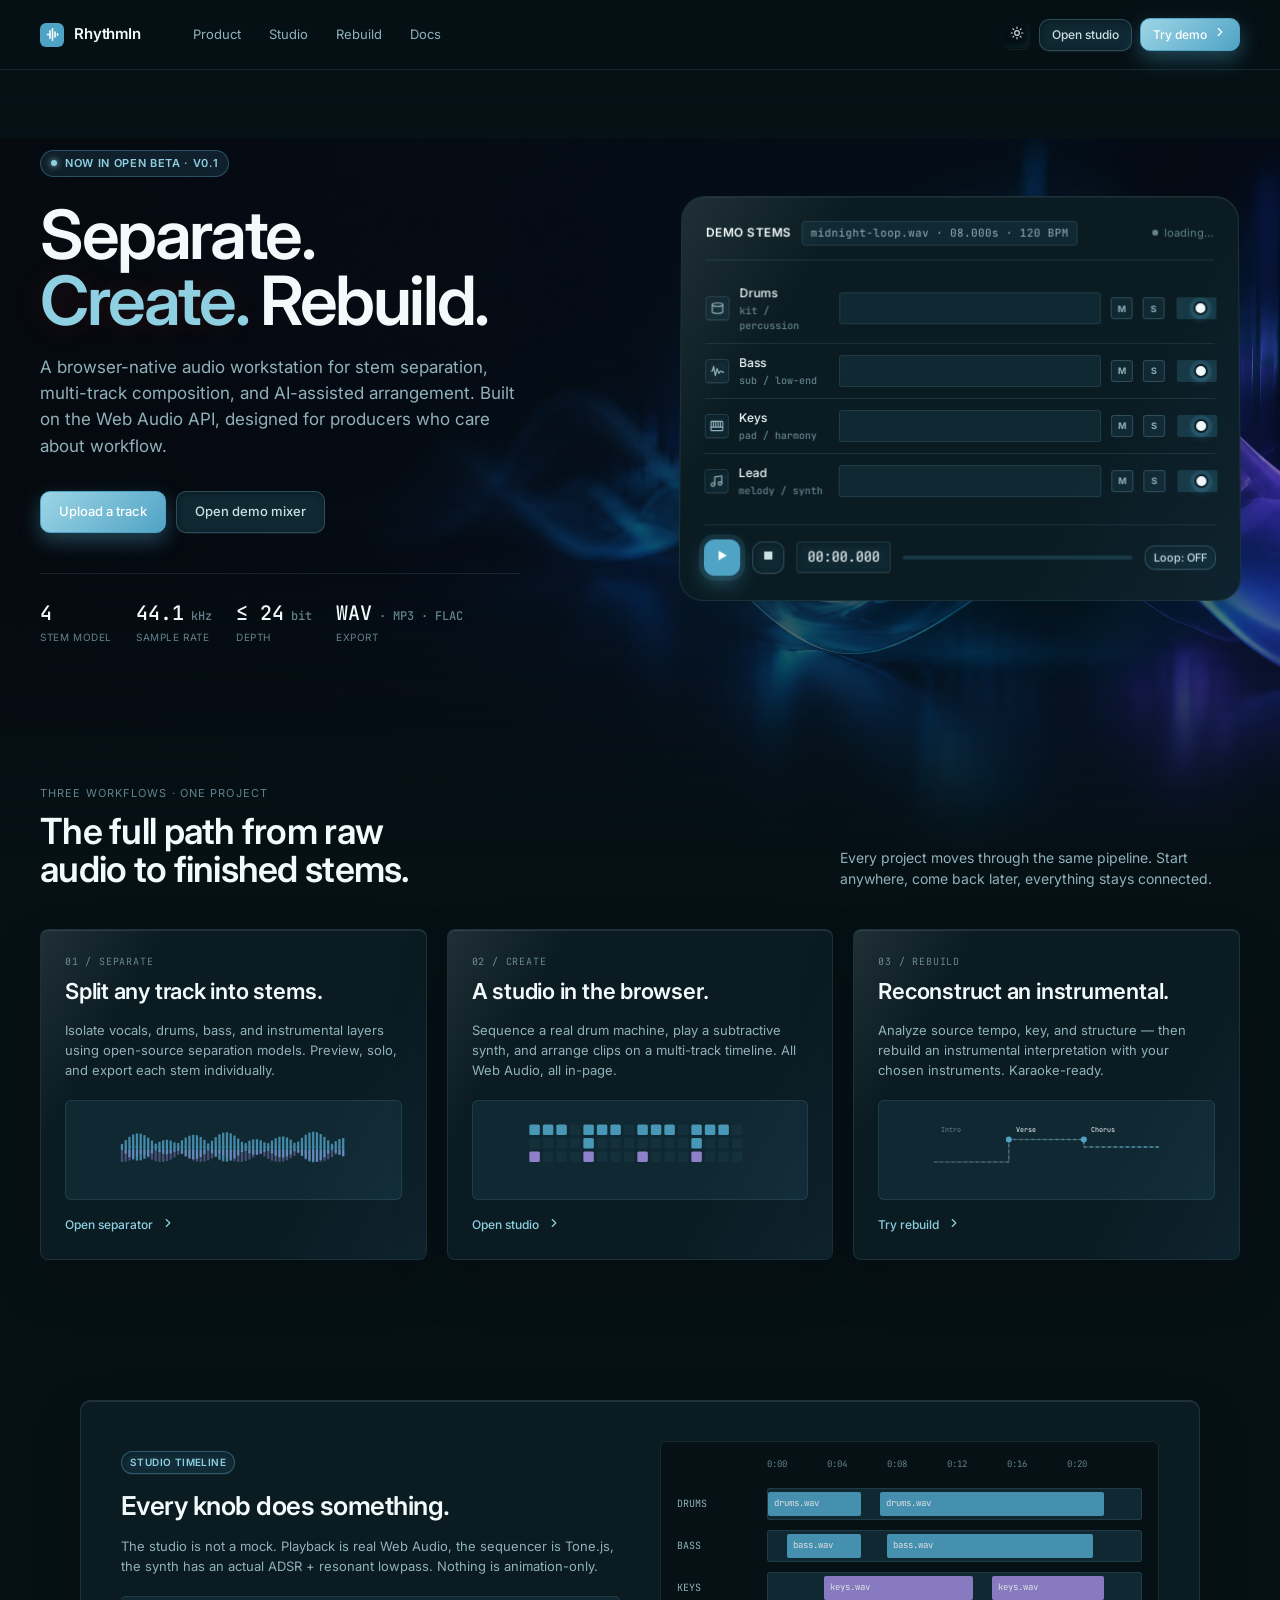
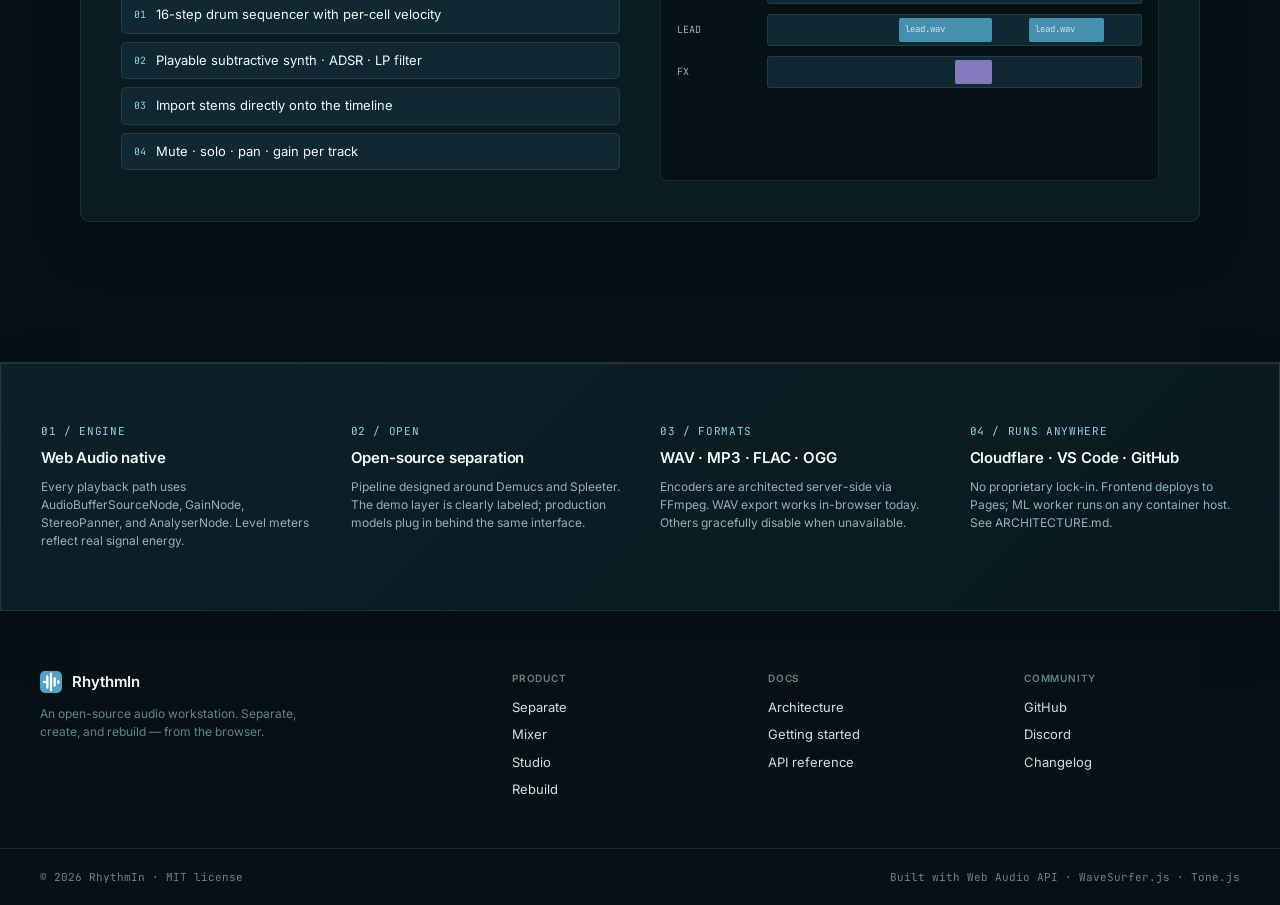
<file: index.html>
<!DOCTYPE html>
<html lang="en">
<head>
<meta charset="UTF-8">
<meta name="viewport" content="width=device-width, initial-scale=1.0">
<title>RhythmIn — Separate. Create. Rebuild.</title>
<link rel="stylesheet" href="shared/rhythmin.css">
<style>
  /* Landing-specific overrides — no app shell here */
  body { overflow-x: hidden; overflow-y: auto; }

  .landing-nav {
    position: sticky;
    top: 0;
    z-index: 20;
    display: flex;
    align-items: center;
    padding: 18px 40px;
    background: color-mix(in srgb, var(--bg-0) 85%, transparent);
    backdrop-filter: blur(12px);
    -webkit-backdrop-filter: blur(12px);
    border-bottom: 1px solid var(--line);
  }
  .landing-nav .brand {
    display: flex; align-items: center; gap: 10px;
    font-weight: 600; font-size: 15px; letter-spacing: -0.01em;
  }
  .landing-nav .brand .logo {
    width: 24px; height: 24px;
    background: var(--accent);
    border-radius: 6px;
    display: grid; place-items: center;
    color: white;
  }
  .landing-nav .brand .logo svg { width: 15px; height: 15px; }
  .landing-nav .links {
    margin-left: 40px;
    display: flex; gap: 4px;
  }
  .landing-nav .links a {
    padding: 6px 12px;
    border-radius: 4px;
    color: var(--fg-2);
    font-size: 13px;
    transition: color 0.12s, background 0.12s;
  }
  .landing-nav .links a:hover { color: var(--fg-0); background: var(--bg-2); }
  .landing-nav .right { margin-left: auto; display: flex; gap: 8px; align-items: center; }

  /* HERO */
  .hero {
    max-width: 1400px;
    margin: 0 auto;
    padding: 80px 40px 40px;
    display: grid;
    grid-template-columns: 1fr 1fr;
    gap: 80px;
    align-items: center;
  }
  .hero-eyebrow {
    display: inline-flex; align-items: center; gap: 8px;
    padding: 4px 10px;
    background: var(--accent-soft);
    border: 1px solid var(--accent-glow);
    color: var(--accent-hi);
    border-radius: 100px;
    font-size: 11px;
    font-weight: 600;
    letter-spacing: 0.06em;
    text-transform: uppercase;
    margin-bottom: 24px;
  }
  .hero-eyebrow .dot { background: var(--accent-hi); box-shadow: 0 0 6px var(--accent-hi); }
  .hero h1 {
    font-size: 68px;
    line-height: 0.98;
    letter-spacing: -0.035em;
    font-weight: 600;
    margin: 0 0 20px;
    text-wrap: balance;
  }
  .hero h1 .accent { color: var(--accent-hi); }
  .hero h1 .divide {
    display: inline-block;
    width: 4px; height: 44px;
    background: var(--fg-4);
    transform: translateY(6px);
    margin: 0 4px;
  }
  .hero-sub {
    font-size: 17px;
    line-height: 1.55;
    color: var(--fg-2);
    max-width: 480px;
    margin-bottom: 32px;
    text-wrap: pretty;
  }
  .hero::before {
    content: '';
    position: absolute;
    inset: 68px 0 auto 0;
    height: 720px;
    background: linear-gradient(90deg, rgba(7,10,15,.86) 0%, rgba(7,10,15,.52) 42%, rgba(7,10,15,.18) 100%), url('assets/rhythmin-hero.jpg') center/cover;
    opacity: .78;
    z-index: -2;
    mask-image: linear-gradient(to bottom, black 0%, black 62%, transparent 100%);
  }
  .hero-art {
    position: absolute;
    right: 8%;
    top: 156px;
    width: 300px;
    height: 300px;
    pointer-events: none;
    z-index: 0;
    opacity: .72;
    transform: rotate(8deg);
    filter: saturate(1.15);
  }
  .hero-art::after {
    content: '';
    position: absolute;
    inset: 10%;
    border: 1px solid rgba(255,255,255,.24);
    border-radius: 50%;
    box-shadow: inset 0 0 32px rgba(255,255,255,.14), 0 0 50px var(--accent-glow);
  }
  .hero-orb { width:100%; height:100%; object-fit:cover; border-radius:50%; mix-blend-mode:screen; opacity:.85; mask-image:radial-gradient(circle, black 48%, transparent 74%); }
  .hero-art-glow { position:absolute; inset:15%; border-radius:50%; background:var(--accent); filter:blur(65px); opacity:.25; z-index:-1; }
  .hero-copy, .mini-mixer { position:relative; z-index:1; }
  .hero-cta { display: flex; gap: 10px; align-items: center; margin-bottom: 40px; }
  .hero-signals {
    display: flex;
    gap: 24px;
    padding-top: 24px;
    border-top: 1px solid var(--line);
    max-width: 480px;
  }
  .hero-signal {
    display: flex; flex-direction: column; gap: 2px;
  }
  .hero-signal .val { font-family: 'JetBrains Mono', monospace; font-size: 20px; font-weight: 500; color: var(--fg-0); }
  .hero-signal .lbl { font-size: 10px; color: var(--fg-3); letter-spacing: 0.06em; text-transform: uppercase; }

  /* MINI MIXER */
  .mini-mixer {
    background: var(--bg-1);
    border: 1px solid var(--line);
    border-radius: 10px;
    padding: 20px;
    box-shadow: var(--shadow-1);
    position: relative;
  }
  .mini-mixer::before {
    content: '';
    position: absolute;
    inset: -1px;
    border-radius: 10px;
    padding: 1px;
    background: linear-gradient(135deg, var(--accent-glow), transparent 60%);
    -webkit-mask: linear-gradient(#000 0 0) content-box, linear-gradient(#000 0 0);
    -webkit-mask-composite: xor;
    mask-composite: exclude;
    pointer-events: none;
  }
  .mini-mixer-head {
    display: flex; align-items: center; gap: 10px;
    padding-bottom: 14px;
    border-bottom: 1px solid var(--line);
    margin-bottom: 14px;
  }
  .mini-mixer-head .title { font-size: 12px; font-weight: 600; letter-spacing: 0.04em; }
  .mini-mixer-head .file {
    font-family: 'JetBrains Mono', monospace;
    font-size: 11px;
    color: var(--fg-2);
    padding: 3px 8px;
    background: var(--bg-2);
    border-radius: 4px;
    border: 1px solid var(--line);
  }
  .mini-mixer-head .load-state { margin-left: auto; font-size: 11px; color: var(--fg-3); display: flex; align-items: center; gap: 6px; }

  .mini-stem {
    display: grid;
    grid-template-columns: 24px 90px 1fr auto auto 40px;
    gap: 10px;
    align-items: center;
    padding: 10px 0;
    border-bottom: 1px solid var(--line);
  }
  .mini-stem:last-child { border-bottom: none; }
  .mini-stem .icon-box {
    width: 24px; height: 24px;
    border-radius: 4px;
    background: var(--bg-2);
    display: grid; place-items: center;
    border: 1px solid var(--line);
  }
  .mini-stem .icon-box svg { width: 14px; height: 14px; color: var(--fg-2); }
  .mini-stem.active .icon-box { background: var(--accent-soft); border-color: var(--accent-glow); }
  .mini-stem.active .icon-box svg { color: var(--accent-hi); }
  .mini-stem .name { font-size: 12px; font-weight: 500; }
  .mini-stem .name .sub { display: block; font-size: 10px; color: var(--fg-3); font-family: 'JetBrains Mono', monospace; margin-top: 1px; }
  .mini-stem .wave-canvas {
    width: 100%;
    height: 32px;
    background: var(--bg-2);
    border-radius: 3px;
    border: 1px solid var(--line);
  }
  .mini-stem .btn-sm {
    width: 22px; height: 22px;
    border-radius: 3px;
    background: var(--bg-2);
    border: 1px solid var(--line-strong);
    color: var(--fg-2);
    font-size: 9px;
    font-weight: 700;
    display: grid; place-items: center;
    letter-spacing: 0.04em;
    transition: all 0.12s;
  }
  .mini-stem .btn-sm:hover { color: var(--fg-0); }
  .mini-stem .btn-sm.on-mute { background: var(--meter-hi); color: white; border-color: var(--meter-hi); }
  .mini-stem .btn-sm.on-solo { background: var(--meter-mid); color: #111; border-color: var(--meter-mid); }
  .mini-stem .fader {
    width: 40px;
    height: 22px;
  }

  .mini-transport {
    margin-top: 16px;
    padding-top: 14px;
    border-top: 1px solid var(--line);
    display: flex;
    align-items: center;
    gap: 12px;
  }
  .mini-transport .tc {
    font-family: 'JetBrains Mono', monospace;
    font-size: 14px;
    padding: 4px 10px;
    background: var(--bg-2);
    border: 1px solid var(--line);
    border-radius: 4px;
  }

  /* WORKFLOWS section */
  .section {
    max-width: 1400px;
    margin: 0 auto;
    padding: 100px 40px 40px;
  }
  .section-head {
    display: flex; justify-content: space-between; align-items: flex-end;
    margin-bottom: 40px;
    gap: 40px;
  }
  .section-head h2 {
    font-size: 36px; line-height: 1.05;
    letter-spacing: -0.02em; font-weight: 600;
    margin: 0;
    max-width: 640px;
    text-wrap: balance;
  }
  .section-head .kicker {
    display: block;
    font-size: 11px; color: var(--fg-3);
    letter-spacing: 0.1em; text-transform: uppercase;
    margin-bottom: 12px;
  }
  .section-head p { color: var(--fg-2); max-width: 400px; margin: 0; font-size: 14px; line-height: 1.5; }

  .workflow-grid {
    display: grid;
    grid-template-columns: repeat(3, 1fr);
    gap: 20px;
  }
  .workflow-card {
    background: var(--bg-1);
    border: 1px solid var(--line);
    border-radius: 8px;
    padding: 24px;
    display: flex; flex-direction: column;
    min-height: 260px;
    transition: border-color 0.15s, transform 0.15s;
    text-decoration: none;
    color: inherit;
  }
  .workflow-card:hover { border-color: var(--line-strong); transform: translateY(-2px); }
  .workflow-card .num {
    font-size: 10px; color: var(--fg-3);
    letter-spacing: 0.08em;
    font-family: 'JetBrains Mono', monospace;
  }
  .workflow-card .title {
    font-size: 22px; font-weight: 600;
    letter-spacing: -0.01em;
    margin: 6px 0 12px;
  }
  .workflow-card .desc {
    color: var(--fg-2);
    font-size: 13px; line-height: 1.55;
    margin-bottom: 20px;
  }
  .workflow-card .art {
    margin-top: auto;
    padding: 16px;
    background: var(--bg-2);
    border: 1px solid var(--line);
    border-radius: 6px;
  }
  .workflow-card .foot {
    display: flex; align-items: center; gap: 8px;
    margin-top: 16px;
    font-size: 12px; color: var(--accent-hi);
    font-weight: 500;
  }
  .workflow-card .foot svg { width: 14px; height: 14px; transition: transform 0.15s; }
  .workflow-card:hover .foot svg { transform: translateX(3px); }

  /* Screenshot showcase */
  .showcase {
    max-width: 1400px;
    margin: 60px auto 0;
    padding: 0 40px;
  }
  .showcase-frame {
    background: var(--bg-1);
    border: 1px solid var(--line);
    border-radius: 10px;
    padding: 40px;
    display: grid;
    grid-template-columns: 1fr 1fr;
    gap: 40px;
    align-items: center;
  }
  .showcase-frame .info h3 {
    font-size: 26px; font-weight: 600; letter-spacing: -0.02em;
    margin: 0 0 12px;
  }
  .showcase-frame .info p { color: var(--fg-2); margin: 0 0 16px; }
  .showcase-frame .feature-list { display: flex; flex-direction: column; gap: 8px; margin-top: 20px; }
  .showcase-frame .feat {
    display: flex; align-items: center; gap: 10px;
    font-size: 13px;
    padding: 8px 12px;
    background: var(--bg-2);
    border: 1px solid var(--line);
    border-radius: 5px;
  }
  .showcase-frame .feat .num { color: var(--accent-hi); font-family: 'JetBrains Mono', monospace; font-size: 10px; }

  .mock-timeline {
    background: var(--bg-0);
    border: 1px solid var(--line);
    border-radius: 6px;
    padding: 16px;
    min-height: 340px;
    display: flex; flex-direction: column;
    gap: 10px;
    font-family: 'JetBrains Mono', monospace;
  }
  .mock-timeline .track {
    display: grid;
    grid-template-columns: 80px 1fr;
    gap: 10px;
    align-items: center;
  }
  .mock-timeline .lane {
    height: 32px;
    background: var(--bg-2);
    border-radius: 3px;
    border: 1px solid var(--line);
    position: relative;
    overflow: hidden;
  }
  .mock-timeline .clip {
    position: absolute;
    top: 3px; bottom: 3px;
    border-radius: 2px;
    background: var(--accent);
    opacity: 0.85;
    display: flex; align-items: center;
    padding: 0 6px;
    font-size: 9px;
    color: white;
  }
  .mock-timeline .clip.v2 { background: var(--violet); }
  .mock-timeline .lane-name { font-size: 10px; color: var(--fg-2); }
  .mock-timeline .ruler {
    height: 20px;
    display: flex;
    padding-left: 90px;
    font-size: 9px; color: var(--fg-3);
    gap: 40px;
  }

  /* Feature strip */
  .feature-strip {
    max-width: 1400px;
    margin: 100px auto 0;
    padding: 60px 40px;
    border-top: 1px solid var(--line);
    border-bottom: 1px solid var(--line);
    display: grid;
    grid-template-columns: repeat(4, 1fr);
    gap: 40px;
  }
  .feature { display: flex; flex-direction: column; gap: 8px; }
  .feature .num {
    font-family: 'JetBrains Mono', monospace;
    color: var(--accent-hi);
    font-size: 11px; letter-spacing: 0.06em;
  }
  .feature h4 { font-size: 15px; font-weight: 600; margin: 0; letter-spacing: -0.01em; }
  .feature p { font-size: 12px; color: var(--fg-2); line-height: 1.5; margin: 0; }

  /* Footer */
  .footer {
    max-width: 1400px;
    margin: 0 auto;
    padding: 60px 40px 40px;
    display: grid;
    grid-template-columns: 2fr repeat(3, 1fr);
    gap: 40px;
  }
  .footer .col-brand p { font-size: 12px; color: var(--fg-3); margin: 12px 0 0; max-width: 260px; }
  .footer h5 { font-size: 10px; color: var(--fg-3); letter-spacing: 0.08em; text-transform: uppercase; margin: 0 0 12px; font-weight: 600; }
  .footer a { display: block; font-size: 13px; color: var(--fg-1); margin-bottom: 8px; }
  .footer a:hover { color: var(--fg-0); }
  .footer-bottom {
    max-width: 1400px;
    margin: 0 auto;
    padding: 20px 40px;
    border-top: 1px solid var(--line);
    display: flex;
    justify-content: space-between;
    color: var(--fg-3);
    font-size: 11px;
    font-family: 'JetBrains Mono', monospace;
  }

  /* Ambient bg */
  .ambient {
    position: fixed;
    inset: 0;
    z-index: -1;
    pointer-events: none;
    background:
      radial-gradient(ellipse 800px 400px at 80% -10%, var(--accent-soft), transparent 60%),
      radial-gradient(ellipse 600px 300px at 10% 90%, color-mix(in srgb, var(--violet) 8%, transparent), transparent 60%);
  }

  @media (max-width: 1024px) {
    .hero { grid-template-columns: 1fr; padding: 60px 24px; gap: 40px; }
    .hero h1 { font-size: 48px; }
    .workflow-grid { grid-template-columns: 1fr; }
    .showcase-frame { grid-template-columns: 1fr; padding: 24px; }
    .feature-strip { grid-template-columns: repeat(2, 1fr); }
    .footer { grid-template-columns: 1fr; }
    .section { padding: 60px 24px 20px; }
    .landing-nav { padding: 14px 20px; }
    .landing-nav .links { display: none; }
  }
  @media (max-width: 600px) {
    .hero h1 { font-size: 40px; }
    .mini-stem { grid-template-columns: 20px 70px 1fr auto auto 30px; gap: 6px; }
    .mini-stem .fader { width: 30px; }
  }
</style>
</head>
<body>
<div class="ambient"></div>

<nav class="landing-nav">
  <div class="brand">
    <span class="logo" id="brand-logo"></span>
    <span>RhythmIn</span>
  </div>
  <div class="links">
    <a href="#workflows">Product</a>
    <a href="#studio">Studio</a>
    <a href="app/rebuild.html">Rebuild</a>
    <a href="ARCHITECTURE.md">Docs</a>
  </div>
  <div class="right">
    <button class="btn ghost icon" id="theme-toggle-nav" aria-label="Toggle theme"><span id="theme-icon-nav"></span></button>
    <a href="app/dashboard.html" class="btn">Open studio</a>
    <a href="app/upload.html" class="btn primary">Try demo <span id="arrow-icon"></span></a>
  </div>
</nav>

<section class="hero">
  <div class="hero-copy">
    <span class="hero-eyebrow"><span class="dot"></span>Now in open beta · v0.1</span>
    <h1>
      Separate. <span class="accent">Create.</span> Rebuild.
    </h1>
    <p class="hero-sub">
      A browser-native audio workstation for stem separation, multi-track composition, and AI-assisted arrangement. Built on the Web Audio API, designed for producers who care about workflow.
    </p>
    <div class="hero-cta">
      <a href="app/upload.html" class="btn primary lg">Upload a track</a>
      <a href="app/mixer.html" class="btn lg">Open demo mixer</a>
    </div>
    <div class="hero-signals">
      <div class="hero-signal">
        <span class="val">4</span>
        <span class="lbl">stem model</span>
      </div>
      <div class="hero-signal">
        <span class="val">44.1<span style="color:var(--fg-3);font-size:12px"> kHz</span></span>
        <span class="lbl">sample rate</span>
      </div>
      <div class="hero-signal">
        <span class="val">≤ 24<span style="color:var(--fg-3);font-size:12px"> bit</span></span>
        <span class="lbl">depth</span>
      </div>
      <div class="hero-signal">
        <span class="val">WAV<span style="color:var(--fg-3);font-size:12px"> · MP3 · FLAC</span></span>
        <span class="lbl">export</span>
      </div>
    </div>
  </div>

  <div class="hero-art" aria-hidden="true">
    <img src="assets/rhythmin-orb.jpg" alt="" class="hero-orb">
    <div class="hero-art-glow"></div>
  </div>

  <!-- MINI MIXER — real Web Audio -->
  <div class="mini-mixer" id="mini-mixer">
    <div class="mini-mixer-head">
      <span class="title">DEMO STEMS</span>
      <span class="file">midnight-loop.wav · 08.000s · 120 BPM</span>
      <span class="load-state" id="load-state"><span class="dot pulse"></span>loading…</span>
    </div>
    <div id="mini-stems"></div>
    <div class="mini-transport">
      <button class="transport-btn play" id="mini-play"><span id="mini-play-icon"></span></button>
      <button class="transport-btn" id="mini-stop"><span id="mini-stop-icon"></span></button>
      <div class="tc mono" id="mini-tc">00:00.000</div>
      <div class="grow" style="height:4px; background:var(--bg-3); border-radius:2px; position:relative; overflow:hidden;">
        <div id="mini-progress" style="position:absolute; top:0; bottom:0; left:0; width:0%; background:var(--accent); transition: width 0.06s linear;"></div>
      </div>
      <button class="btn" id="mini-loop" style="padding:4px 8px; font-size:11px">Loop: OFF</button>
    </div>
  </div>
</section>

<!-- WORKFLOWS -->
<section class="section" id="workflows">
  <div class="section-head">
    <div>
      <span class="kicker">Three workflows · one project</span>
      <h2>The full path from raw audio to finished stems.</h2>
    </div>
    <p>Every project moves through the same pipeline. Start anywhere, come back later, everything stays connected.</p>
  </div>

  <div class="workflow-grid">
    <a href="app/upload.html" class="workflow-card">
      <span class="num">01 / SEPARATE</span>
      <div class="title">Split any track into stems.</div>
      <div class="desc">Isolate vocals, drums, bass, and instrumental layers using open-source separation models. Preview, solo, and export each stem individually.</div>
      <div class="art" id="art-separate"></div>
      <div class="foot">Open separator <span id="foot-arrow-1"></span></div>
    </a>
    <a href="app/studio.html" class="workflow-card">
      <span class="num">02 / CREATE</span>
      <div class="title">A studio in the browser.</div>
      <div class="desc">Sequence a real drum machine, play a subtractive synth, and arrange clips on a multi-track timeline. All Web Audio, all in-page.</div>
      <div class="art" id="art-create"></div>
      <div class="foot">Open studio <span id="foot-arrow-2"></span></div>
    </a>
    <a href="app/rebuild.html" class="workflow-card">
      <span class="num">03 / REBUILD</span>
      <div class="title">Reconstruct an instrumental.</div>
      <div class="desc">Analyze source tempo, key, and structure — then rebuild an instrumental interpretation with your chosen instruments. Karaoke-ready.</div>
      <div class="art" id="art-rebuild"></div>
      <div class="foot">Try rebuild <span id="foot-arrow-3"></span></div>
    </a>
  </div>
</section>

<!-- STUDIO SHOWCASE -->
<section class="section" id="studio" style="padding-top: 40px">
  <div class="showcase">
    <div class="showcase-frame">
      <div class="info">
        <span class="tag accent">Studio timeline</span>
        <h3 style="margin-top: 12px">Every knob does something.</h3>
        <p>The studio is not a mock. Playback is real Web Audio, the sequencer is Tone.js, the synth has an actual ADSR + resonant lowpass. Nothing is animation-only.</p>
        <div class="feature-list">
          <div class="feat"><span class="num">01</span> 16-step drum sequencer with per-cell velocity</div>
          <div class="feat"><span class="num">02</span> Playable subtractive synth · ADSR · LP filter</div>
          <div class="feat"><span class="num">03</span> Import stems directly onto the timeline</div>
          <div class="feat"><span class="num">04</span> Mute · solo · pan · gain per track</div>
        </div>
      </div>
      <div class="mock-timeline" id="mock-tl"></div>
    </div>
  </div>
</section>

<!-- FEATURE STRIP -->
<section class="feature-strip">
  <div class="feature">
    <span class="num">01 / ENGINE</span>
    <h4>Web Audio native</h4>
    <p>Every playback path uses AudioBufferSourceNode, GainNode, StereoPanner, and AnalyserNode. Level meters reflect real signal energy.</p>
  </div>
  <div class="feature">
    <span class="num">02 / OPEN</span>
    <h4>Open-source separation</h4>
    <p>Pipeline designed around Demucs and Spleeter. The demo layer is clearly labeled; production models plug in behind the same interface.</p>
  </div>
  <div class="feature">
    <span class="num">03 / FORMATS</span>
    <h4>WAV · MP3 · FLAC · OGG</h4>
    <p>Encoders are architected server-side via FFmpeg. WAV export works in-browser today. Others gracefully disable when unavailable.</p>
  </div>
  <div class="feature">
    <span class="num">04 / RUNS ANYWHERE</span>
    <h4>Cloudflare · VS Code · GitHub</h4>
    <p>No proprietary lock-in. Frontend deploys to Pages; ML worker runs on any container host. See ARCHITECTURE.md.</p>
  </div>
</section>

<!-- FOOTER -->
<footer class="footer">
  <div class="col-brand">
    <div style="display:flex; align-items:center; gap:10px; font-weight:600; font-size:15px;">
      <span style="width:22px;height:22px; background: var(--accent); border-radius: 5px; display:grid; place-items:center; color:white;" id="footer-logo"></span>
      RhythmIn
    </div>
    <p>An open-source audio workstation. Separate, create, and rebuild — from the browser.</p>
  </div>
  <div>
    <h5>Product</h5>
    <a href="app/upload.html">Separate</a>
    <a href="app/mixer.html">Mixer</a>
    <a href="app/studio.html">Studio</a>
    <a href="app/rebuild.html">Rebuild</a>
  </div>
  <div>
    <h5>Docs</h5>
    <a href="ARCHITECTURE.md">Architecture</a>
    <a href="README.md">Getting started</a>
    <a href="ARCHITECTURE.md">API reference</a>
  </div>
  <div>
    <h5>Community</h5>
    <a href="#">GitHub</a>
    <a href="#">Discord</a>
    <a href="#">Changelog</a>
  </div>
</footer>
<div class="footer-bottom">
  <span>© 2026 RhythmIn · MIT license</span>
  <span>Built with Web Audio API · WaveSurfer.js · Tone.js</span>
</div>

<script src="shared/rhythmin-ui.js"></script>
<script src="shared/audio-engine.js"></script>
<script>
(function() {
const { icon, toggleTheme, getTheme, fmtTime } = window.RhythmIn;
const { StemEngine, extractPeaks } = window.RhythmInAudio;

// Populate icons
document.getElementById('brand-logo').innerHTML = icon('logo');
document.getElementById('footer-logo').innerHTML = icon('logo');
document.getElementById('arrow-icon').innerHTML = icon('chevronRight');
document.getElementById('mini-play-icon').innerHTML = icon('play');
document.getElementById('mini-stop-icon').innerHTML = icon('stop');
['foot-arrow-1','foot-arrow-2','foot-arrow-3'].forEach(id => document.getElementById(id).innerHTML = icon('chevronRight'));
document.getElementById('theme-icon-nav').innerHTML = getTheme() === 'dark' ? icon('sun') : icon('moon');
document.getElementById('theme-toggle-nav').addEventListener('click', () => {
  toggleTheme();
  document.getElementById('theme-icon-nav').innerHTML = getTheme() === 'dark' ? icon('sun') : icon('moon');
});

// Populate workflow card art (simple SVG placeholders — no AI slop)
document.getElementById('art-separate').innerHTML = `
  <svg viewBox="0 0 300 80" style="width:100%; height:60px;">
    <g stroke="currentColor" stroke-width="1" fill="none" opacity="0.35">
      <path d="M0 40 L300 40" stroke-dasharray="2 4"/>
    </g>
    <g fill="var(--accent)" opacity="0.8">
      ${Array.from({length: 60}, (_, i) => {
        const h = 8 + Math.abs(Math.sin(i * 0.4) + Math.sin(i * 0.15) * 0.5) * 22;
        return `<rect x="${i*5}" y="${40 - h/2}" width="3" height="${h}"/>`;
      }).join('')}
    </g>
    <g fill="var(--violet)" opacity="0.4">
      ${Array.from({length: 60}, (_, i) => {
        const h = 4 + Math.abs(Math.cos(i * 0.3)) * 12;
        return `<rect x="${i*5}" y="${44}" width="3" height="${h}"/>`;
      }).join('')}
    </g>
  </svg>
`;
document.getElementById('art-create').innerHTML = `
  <svg viewBox="0 0 300 80" style="width:100%; height:60px;">
    ${Array.from({length: 16}, (_, i) => {
      const active = [0,2,4,6,8,10,12,14].includes(i) || [1,5,9,13].includes(i);
      return `<rect x="${i*18+2}" y="10" width="14" height="14" rx="2" fill="${active ? 'var(--accent)' : 'var(--bg-3)'}" opacity="${active ? 0.9 : 0.5}"/>`;
    }).join('')}
    ${Array.from({length: 16}, (_, i) => {
      const active = [4,12].includes(i);
      return `<rect x="${i*18+2}" y="28" width="14" height="14" rx="2" fill="${active ? 'var(--accent)' : 'var(--bg-3)'}" opacity="${active ? 0.9 : 0.5}"/>`;
    }).join('')}
    ${Array.from({length: 16}, (_, i) => {
      const active = [i,i+1].some(x => [0,1,4,5,8,9,12,13].includes(x)) && (i % 2 === 0);
      return `<rect x="${i*18+2}" y="46" width="14" height="14" rx="2" fill="${active ? 'var(--violet)' : 'var(--bg-3)'}" opacity="${active ? 0.9 : 0.5}"/>`;
    }).join('')}
  </svg>
`;
document.getElementById('art-rebuild').innerHTML = `
  <svg viewBox="0 0 300 80" style="width:100%; height:60px;">
    <defs>
      <linearGradient id="rb-grad" x1="0" x2="1">
        <stop offset="0" stop-color="var(--fg-3)" stop-opacity="0.3"/>
        <stop offset="1" stop-color="var(--accent)" stop-opacity="0.9"/>
      </linearGradient>
    </defs>
    <path d="M0 60 L100 60 L100 30 L200 30 L200 40 L300 40" stroke="var(--fg-3)" stroke-width="1.5" fill="none" opacity="0.5"/>
    <path d="M0 60 L100 60 L100 30 L200 30 L200 40 L300 40" stroke="url(#rb-grad)" stroke-width="2" fill="none" stroke-dasharray="4 4"/>
    <circle cx="100" cy="30" r="4" fill="var(--accent)"/>
    <circle cx="200" cy="30" r="4" fill="var(--accent)"/>
    <text x="10" y="20" font-family="JetBrains Mono, monospace" font-size="9" fill="var(--fg-3)">Intro</text>
    <text x="110" y="20" font-family="JetBrains Mono, monospace" font-size="9" fill="var(--fg-0)">Verse</text>
    <text x="210" y="20" font-family="JetBrains Mono, monospace" font-size="9" fill="var(--fg-0)">Chorus</text>
  </svg>
`;

// Mock timeline in showcase
const mockTl = document.getElementById('mock-tl');
const tlTracks = [
  { name: 'DRUMS', clips: [{start: 0, len: 25, v: 1},{start: 30, len: 60, v:1}] },
  { name: 'BASS',  clips: [{start: 5, len: 20, v: 1},{start: 32, len: 55, v:1}] },
  { name: 'KEYS',  clips: [{start: 15, len: 40, v: 2},{start: 60, len: 30, v:2}] },
  { name: 'LEAD',  clips: [{start: 35, len: 25, v: 1},{start: 70, len: 20, v:1}] },
  { name: 'FX',    clips: [{start: 50, len: 10, v: 2}] }
];
mockTl.innerHTML = `
  <div class="ruler"><span>0:00</span><span>0:04</span><span>0:08</span><span>0:12</span><span>0:16</span><span>0:20</span></div>
  ${tlTracks.map(t => `
    <div class="track">
      <span class="lane-name">${t.name}</span>
      <div class="lane">
        ${t.clips.map(c => `<div class="clip ${c.v===2?'v2':''}" style="left:${c.start}%; width:${c.len}%">${c.len > 15 ? t.name.toLowerCase()+'.wav' : ''}</div>`).join('')}
      </div>
    </div>
  `).join('')}
`;

// ============ MINI MIXER ============
const STEMS = [
  { id: 'drums', name: 'Drums',    sub: 'kit / percussion', icon: 'drum',  url: 'assets/stems/drums.wav', color: '#ef4444' },
  { id: 'bass',  name: 'Bass',     sub: 'sub / low-end',   icon: 'wave',  url: 'assets/stems/bass.wav',  color: '#8b5cf6' },
  { id: 'keys',  name: 'Keys',     sub: 'pad / harmony',   icon: 'piano', url: 'assets/stems/keys.wav',  color: '#3b82f6' },
  { id: 'lead',  name: 'Lead',     sub: 'melody / synth',  icon: 'music', url: 'assets/stems/lead.wav',  color: '#22c55e' }
];

const engine = new StemEngine();
const stemsContainer = document.getElementById('mini-stems');

function drawPeaks(canvas, peaks, color) {
  const dpr = window.devicePixelRatio || 1;
  const w = canvas.clientWidth;
  const h = canvas.clientHeight;
  canvas.width = w * dpr;
  canvas.height = h * dpr;
  const ctx = canvas.getContext('2d');
  ctx.scale(dpr, dpr);
  ctx.clearRect(0, 0, w, h);
  const barW = w / peaks.length;
  ctx.fillStyle = color;
  for (let i = 0; i < peaks.length; i++) {
    const barH = Math.max(1, peaks[i] * h * 0.9);
    ctx.fillRect(i * barW, (h - barH) / 2, Math.max(1, barW - 0.5), barH);
  }
}

async function initMiniMixer() {
  // Render UI shell first (with loading state)
  stemsContainer.innerHTML = STEMS.map(s => `
    <div class="mini-stem" data-stem="${s.id}">
      <div class="icon-box">${icon(s.icon)}</div>
      <div class="name">${s.name}<span class="sub">${s.sub}</span></div>
      <canvas class="wave-canvas" data-canvas="${s.id}"></canvas>
      <button class="btn-sm" data-mute="${s.id}">M</button>
      <button class="btn-sm" data-solo="${s.id}">S</button>
      <input type="range" class="slider fader" min="0" max="1.2" step="0.01" value="0.8" data-vol="${s.id}">
    </div>
  `).join('');

  // Load stems
  try {
    for (const s of STEMS) {
      const stem = await engine.addStem(s.id, s.url);
      const canvas = stemsContainer.querySelector(`[data-canvas="${s.id}"]`);
      const peaks = await extractPeaks(stem.buffer, 80);
      requestAnimationFrame(() => drawPeaks(canvas, peaks, s.color));
    }
    document.getElementById('load-state').innerHTML = `<span class="dot on"></span>ready · ${engine.duration.toFixed(1)}s`;
    document.getElementById('load-state').style.color = 'var(--meter-low)';
  } catch (e) {
    await engine.init();
    const sr = engine.ctx.sampleRate;
    const length = Math.floor(sr * 8);
    STEMS.forEach((s, index) => {
      const buffer = engine.ctx.createBuffer(2, length, sr);
      for (let channel = 0; channel < 2; channel++) {
        const data = buffer.getChannelData(channel);
        for (let i = 0; i < length; i++) {
          const t = i / sr;
          const pulse = Math.max(0, Math.sin(t * Math.PI * (index + 2) * 2)) ** 8;
          data[i] = index === 0 ? pulse * 0.3 : Math.sin(t * (110 + index * 82) * Math.PI * 2) * (0.08 + pulse * 0.08);
        }
      }
      const stem = engine.addBuffer(s.id, buffer, { volume: 0.8, pan: 0 });
      const canvas = stemsContainer.querySelector(`[data-canvas="${s.id}"]`);
      extractPeaks(stem.buffer, 80).then(peaks => requestAnimationFrame(() => drawPeaks(canvas, peaks, s.color)));
    });
    document.getElementById('load-state').innerHTML = `<span class="dot on"></span>browser demo · 8.0s`;
    document.getElementById('load-state').style.color = 'var(--meter-low)';
  }

  // Wire controls
  stemsContainer.addEventListener('click', (e) => {
    const muteBtn = e.target.closest('[data-mute]');
    const soloBtn = e.target.closest('[data-solo]');
    if (muteBtn) {
      const id = muteBtn.dataset.mute;
      const s = engine.stems.get(id);
      engine.setMute(id, !s.muted);
      muteBtn.classList.toggle('on-mute', s.muted);
      muteBtn.parentElement.classList.toggle('active', !s.muted && (!Array.from(engine.stems.values()).some(x => x.soloed) || s.soloed));
      updateActiveStates();
    } else if (soloBtn) {
      const id = soloBtn.dataset.solo;
      const s = engine.stems.get(id);
      engine.setSolo(id, !s.soloed);
      soloBtn.classList.toggle('on-solo', s.soloed);
      updateActiveStates();
    }
  });
  stemsContainer.addEventListener('input', (e) => {
    const vol = e.target.closest('[data-vol]');
    if (vol) engine.setVolume(vol.dataset.vol, parseFloat(vol.value));
  });

  function updateActiveStates() {
    const anySolo = Array.from(engine.stems.values()).some(s => s.soloed);
    stemsContainer.querySelectorAll('.mini-stem').forEach(el => {
      const id = el.dataset.stem;
      const s = engine.stems.get(id);
      const audible = !s.muted && (!anySolo || s.soloed);
      el.classList.toggle('active', audible);
    });
  }
  updateActiveStates();
}

// Transport
const playBtn = document.getElementById('mini-play');
const stopBtn = document.getElementById('mini-stop');
const loopBtn = document.getElementById('mini-loop');
const tc = document.getElementById('mini-tc');
const prog = document.getElementById('mini-progress');

playBtn.addEventListener('click', async () => {
  if (engine.playing) {
    engine.pause();
    document.getElementById('mini-play-icon').innerHTML = icon('play');
  } else {
    await engine.play();
    document.getElementById('mini-play-icon').innerHTML = icon('pause');
  }
});
stopBtn.addEventListener('click', () => {
  engine.stop(true);
  document.getElementById('mini-play-icon').innerHTML = icon('play');
  tc.textContent = '00:00.000';
  prog.style.width = '0%';
});
loopBtn.addEventListener('click', () => {
  const on = !engine.loop;
  engine.toggleLoop(on);
  loopBtn.textContent = 'Loop: ' + (on ? 'ON' : 'OFF');
  loopBtn.style.color = on ? 'var(--accent-hi)' : '';
});
engine.onTick(({ time, stemLevels }) => {
  tc.textContent = fmtTime(time);
  prog.style.width = ((time / engine.duration) * 100) + '%';
  // pulse active stem icon-boxes based on level
  stemsContainer.querySelectorAll('.mini-stem').forEach(el => {
    const id = el.dataset.stem;
    const lvl = stemLevels.get(id) || 0;
    const box = el.querySelector('.icon-box');
    if (el.classList.contains('active')) {
      box.style.borderColor = `oklch(0.7 0.15 240 / ${0.3 + lvl})`;
      box.style.boxShadow = lvl > 0.1 ? `0 0 ${lvl * 12}px var(--accent-glow)` : '';
    }
  });
});
engine.onEnded(() => {
  document.getElementById('mini-play-icon').innerHTML = icon('play');
  tc.textContent = fmtTime(engine.duration);
  prog.style.width = '100%';
});

// Kick off loading (deferred until first user interaction is fine for autoplay policy)
window.addEventListener('load', initMiniMixer);
})();
</script>
</body>
</html>
</file>
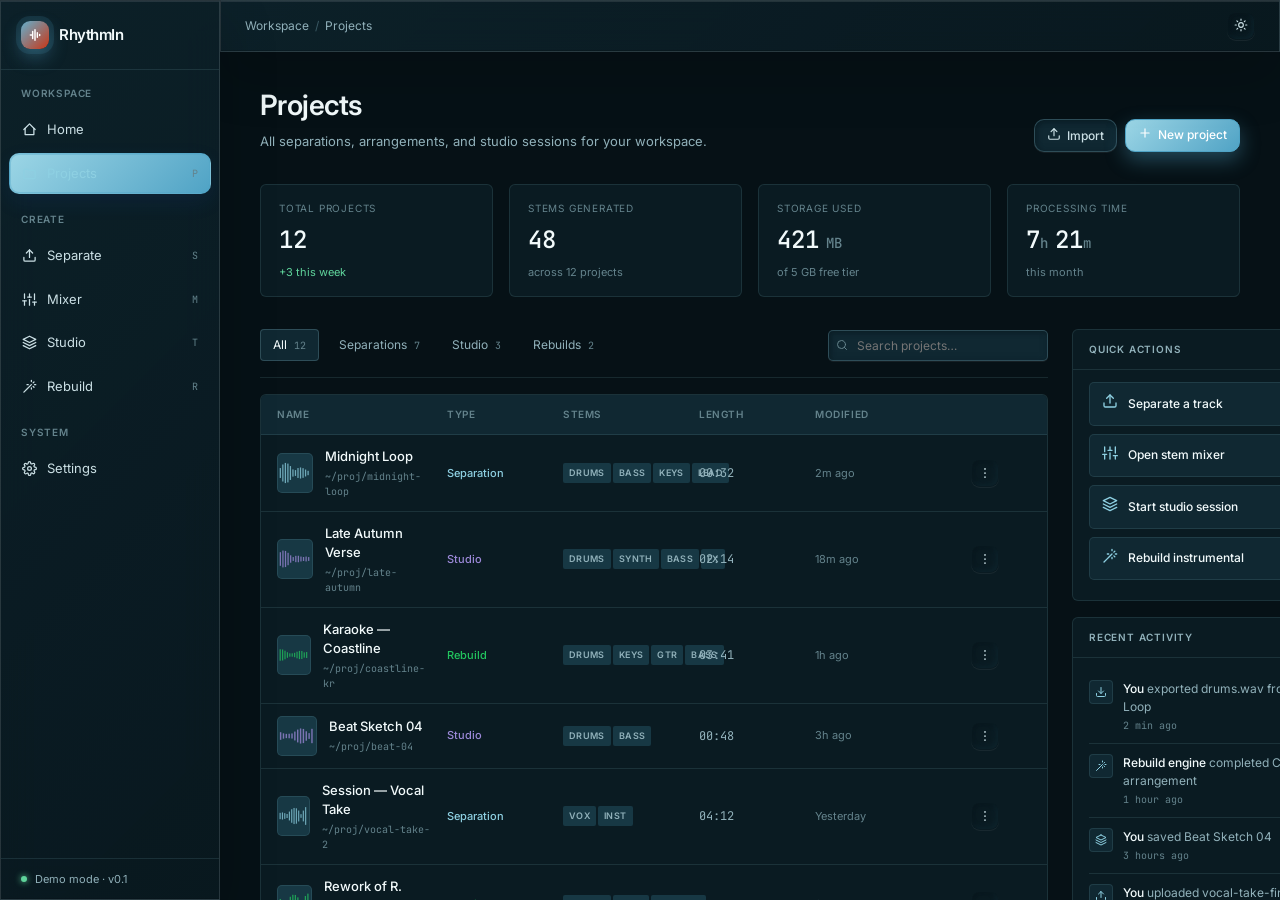
<file: app/dashboard.html>
<!DOCTYPE html>
<html lang="en">
<head>
<meta charset="UTF-8">
<meta name="viewport" content="width=device-width, initial-scale=1.0">
<title>Projects — RhythmIn</title>
<link rel="stylesheet" href="../shared/rhythmin.css">
<style>
  .content-inner { padding: 32px 40px; max-width: 1400px; margin: 0 auto; }

  .page-header {
    display: flex;
    align-items: flex-end;
    justify-content: space-between;
    gap: 24px;
    margin-bottom: 32px;
  }
  .page-header .lead h1 {
    font-size: 28px;
    font-weight: 600;
    letter-spacing: -0.02em;
    margin: 0 0 6px;
  }
  .page-header .lead p { color: var(--fg-2); margin: 0; font-size: 13px; }
  .page-header .actions { display: flex; gap: 8px; }

  .stats-row {
    display: grid;
    grid-template-columns: repeat(4, 1fr);
    gap: 16px;
    margin-bottom: 32px;
  }
  .stat {
    background: var(--bg-1);
    border: 1px solid var(--line);
    border-radius: 6px;
    padding: 16px 18px;
    display: flex;
    flex-direction: column;
    gap: 6px;
  }
  .stat .lbl { font-size: 10px; color: var(--fg-3); letter-spacing: 0.08em; text-transform: uppercase; }
  .stat .val { font-family: 'JetBrains Mono', monospace; font-size: 24px; font-weight: 500; letter-spacing: -0.01em; }
  .stat .delta { font-size: 11px; color: var(--fg-3); }
  .stat .delta.up { color: var(--meter-low); }

  .layout {
    display: grid;
    grid-template-columns: 1fr 320px;
    gap: 24px;
    align-items: start;
  }

  .filter-bar {
    display: flex; gap: 8px; align-items: center;
    padding-bottom: 16px;
    border-bottom: 1px solid var(--line);
    margin-bottom: 16px;
  }
  .filter-tab {
    padding: 6px 12px;
    border-radius: 4px;
    color: var(--fg-2);
    font-size: 12px;
    cursor: pointer;
    transition: all 0.12s;
  }
  .filter-tab:hover { background: var(--bg-2); color: var(--fg-0); }
  .filter-tab.active { background: var(--bg-2); color: var(--fg-0); border: 1px solid var(--line-strong); }
  .filter-tab .count { color: var(--fg-3); font-family: 'JetBrains Mono', monospace; font-size: 10px; margin-left: 4px; }
  .filter-bar .search {
    margin-left: auto;
    position: relative;
  }
  .filter-bar .search .input { padding-left: 28px; width: 220px; }
  .filter-bar .search::before {
    content: '';
    position: absolute;
    left: 8px; top: 50%; transform: translateY(-50%);
    width: 12px; height: 12px;
    background: currentColor;
    color: var(--fg-3);
    mask: url("data:image/svg+xml;utf8,<svg xmlns='http://www.w3.org/2000/svg' viewBox='0 0 24 24' fill='none' stroke='currentColor' stroke-width='2' stroke-linecap='round' stroke-linejoin='round'><circle cx='11' cy='11' r='8'/><line x1='21' y1='21' x2='16.65' y2='16.65'/></svg>") no-repeat center / contain;
    -webkit-mask: url("data:image/svg+xml;utf8,<svg xmlns='http://www.w3.org/2000/svg' viewBox='0 0 24 24' fill='none' stroke='currentColor' stroke-width='2' stroke-linecap='round' stroke-linejoin='round'><circle cx='11' cy='11' r='8'/><line x1='21' y1='21' x2='16.65' y2='16.65'/></svg>") no-repeat center / contain;
  }

  .project-table {
    background: var(--bg-1);
    border: 1px solid var(--line);
    border-radius: 6px;
    overflow: hidden;
  }
  .pt-header, .pt-row {
    display: grid;
    grid-template-columns: 1fr 100px 120px 100px 140px 60px;
    padding: 12px 16px;
    align-items: center;
    gap: 16px;
    font-size: 12px;
  }
  .pt-header {
    background: var(--bg-2);
    border-bottom: 1px solid var(--line);
    font-size: 10px;
    color: var(--fg-3);
    letter-spacing: 0.06em;
    text-transform: uppercase;
    font-weight: 600;
  }
  .pt-row {
    border-bottom: 1px solid var(--line);
    transition: background 0.1s;
    cursor: pointer;
  }
  .pt-row:hover { background: var(--bg-2); }
  .pt-row:last-child { border-bottom: none; }
  .pt-name {
    display: flex; align-items: center; gap: 12px;
  }
  .pt-thumb {
    width: 40px; height: 40px;
    border-radius: 5px;
    background: var(--bg-3);
    border: 1px solid var(--line);
    display: grid; place-items: center;
    overflow: hidden;
  }
  .pt-name .info { display: flex; flex-direction: column; gap: 2px; }
  .pt-name .info .title { font-size: 13px; font-weight: 500; color: var(--fg-0); }
  .pt-name .info .path { font-family: 'JetBrains Mono', monospace; font-size: 10px; color: var(--fg-3); }
  .pt-stems { display: flex; gap: 2px; }
  .pt-stem-chip {
    height: 20px;
    padding: 0 6px;
    border-radius: 2px;
    background: var(--bg-3);
    color: var(--fg-2);
    font-size: 9px;
    font-weight: 600;
    display: grid; place-items: center;
    letter-spacing: 0.04em;
  }

  .side-panel {
    background: var(--bg-1);
    border: 1px solid var(--line);
    border-radius: 6px;
    padding: 0;
  }
  .side-panel + .side-panel { margin-top: 16px; }
  .sp-head {
    padding: 12px 16px;
    border-bottom: 1px solid var(--line);
    display: flex; align-items: center; gap: 8px;
  }
  .sp-head .t { font-size: 10px; font-weight: 600; letter-spacing: 0.08em; text-transform: uppercase; color: var(--fg-2); }
  .sp-body { padding: 12px 16px; }

  .activity-item {
    display: flex; gap: 10px;
    padding: 10px 0;
    border-bottom: 1px solid var(--line);
    font-size: 12px;
  }
  .activity-item:last-child { border-bottom: none; }
  .activity-item .dot-icon {
    width: 24px; height: 24px;
    background: var(--bg-2);
    border: 1px solid var(--line);
    border-radius: 4px;
    display: grid; place-items: center;
    flex-shrink: 0;
    color: var(--accent-hi);
  }
  .activity-item .dot-icon svg { width: 12px; height: 12px; }
  .activity-item .info { flex: 1; }
  .activity-item .info .who { font-weight: 500; color: var(--fg-0); }
  .activity-item .info .desc { color: var(--fg-2); }
  .activity-item .info .when { font-family: 'JetBrains Mono', monospace; font-size: 10px; color: var(--fg-3); margin-top: 2px; }

  .quick-actions .qa {
    display: flex; align-items: center; gap: 10px;
    padding: 10px 12px;
    border: 1px solid var(--line);
    background: var(--bg-2);
    border-radius: 5px;
    margin-bottom: 8px;
    cursor: pointer;
    transition: border-color 0.12s;
    text-decoration: none;
    color: inherit;
  }
  .quick-actions .qa:hover { border-color: var(--accent); }
  .quick-actions .qa svg { width: 16px; height: 16px; color: var(--accent-hi); }
  .quick-actions .qa .name { font-size: 12px; font-weight: 500; }
  .quick-actions .qa .kbd { margin-left: auto; font-size: 10px; color: var(--fg-3); font-family: 'JetBrains Mono', monospace; padding: 1px 5px; background: var(--bg-3); border-radius: 3px; }

  .empty-thumb-wave {
    width: 100%; height: 100%;
    background: repeating-linear-gradient(90deg, var(--accent) 0 1px, transparent 1px 3px);
    opacity: 0.35;
  }

  @media (max-width: 1024px) {
    .stats-row { grid-template-columns: repeat(2, 1fr); }
    .layout { grid-template-columns: 1fr; }
    .pt-header, .pt-row { grid-template-columns: 1fr 100px 100px 60px; }
    .pt-stems-col, .pt-owner-col, .pt-date-col { display: none; }
  }
</style>
</head>
<body>
<div class="app">
  <div class="main">
    <div class="content-inner">
      <div class="page-header">
        <div class="lead">
          <h1>Projects</h1>
          <p>All separations, arrangements, and studio sessions for your workspace.</p>
        </div>
        <div class="actions">
          <button class="btn"><span id="ic-import"></span> Import</button>
          <a href="upload.html" class="btn primary"><span id="ic-plus"></span> New project</a>
        </div>
      </div>

      <div class="stats-row">
        <div class="stat">
          <span class="lbl">Total projects</span>
          <span class="val">12</span>
          <span class="delta up">+3 this week</span>
        </div>
        <div class="stat">
          <span class="lbl">Stems generated</span>
          <span class="val">48</span>
          <span class="delta">across 12 projects</span>
        </div>
        <div class="stat">
          <span class="lbl">Storage used</span>
          <span class="val">421<span style="color:var(--fg-3);font-size:14px"> MB</span></span>
          <span class="delta">of 5 GB free tier</span>
        </div>
        <div class="stat">
          <span class="lbl">Processing time</span>
          <span class="val">7<span style="color:var(--fg-3);font-size:14px">h </span>21<span style="color:var(--fg-3);font-size:14px">m</span></span>
          <span class="delta">this month</span>
        </div>
      </div>

      <div class="layout">
        <div>
          <div class="filter-bar">
            <div class="filter-tab active">All <span class="count">12</span></div>
            <div class="filter-tab">Separations <span class="count">7</span></div>
            <div class="filter-tab">Studio <span class="count">3</span></div>
            <div class="filter-tab">Rebuilds <span class="count">2</span></div>
            <div class="search">
              <input class="input" placeholder="Search projects…">
            </div>
          </div>

          <div class="project-table" id="proj-table">
            <div class="pt-header">
              <span>Name</span>
              <span class="pt-owner-col">Type</span>
              <span class="pt-stems-col">Stems</span>
              <span>Length</span>
              <span class="pt-date-col">Modified</span>
              <span></span>
            </div>
            <!-- rows injected below -->
          </div>
        </div>

        <div>
          <div class="side-panel quick-actions">
            <div class="sp-head"><span class="t">Quick actions</span></div>
            <div class="sp-body">
              <a href="upload.html" class="qa"><span id="qa-1"></span><span class="name">Separate a track</span><span class="kbd">S</span></a>
              <a href="mixer.html" class="qa"><span id="qa-2"></span><span class="name">Open stem mixer</span><span class="kbd">M</span></a>
              <a href="studio.html" class="qa"><span id="qa-3"></span><span class="name">Start studio session</span><span class="kbd">T</span></a>
              <a href="rebuild.html" class="qa"><span id="qa-4"></span><span class="name">Rebuild instrumental</span><span class="kbd">R</span></a>
            </div>
          </div>

          <div class="side-panel">
            <div class="sp-head"><span class="t">Recent activity</span></div>
            <div class="sp-body" id="activity-list"></div>
          </div>

          <div class="side-panel">
            <div class="sp-head"><span class="t">System status</span></div>
            <div class="sp-body">
              <div style="display:flex; justify-content:space-between; font-size:12px; margin-bottom:8px">
                <span style="color:var(--fg-2)">Web Audio</span>
                <span style="color:var(--meter-low); display:flex; align-items:center; gap:6px"><span class="dot on"></span> Ready</span>
              </div>
              <div style="display:flex; justify-content:space-between; font-size:12px; margin-bottom:8px">
                <span style="color:var(--fg-2)">Separation worker</span>
                <span style="color:var(--meter-mid)">Demo mode</span>
              </div>
              <div style="display:flex; justify-content:space-between; font-size:12px; margin-bottom:8px">
                <span style="color:var(--fg-2)">Storage backend</span>
                <span style="color:var(--fg-1)">Local</span>
              </div>
              <div style="display:flex; justify-content:space-between; font-size:12px">
                <span style="color:var(--fg-2)">FFmpeg encoder</span>
                <span style="color:var(--fg-3)">Not connected</span>
              </div>
            </div>
          </div>
        </div>
      </div>
    </div>
  </div>
</div>

<script src="../shared/rhythmin-ui.js"></script>
<script>
(function() {
const { icon, mountShell, toast } = window.RhythmIn;
mountShell({
  activeId: 'dashboard',
  crumbs: ['Workspace', 'Projects'],
  showTransport: false
});

document.getElementById('ic-import').innerHTML = icon('upload');
document.getElementById('ic-plus').innerHTML = icon('plus');
document.getElementById('qa-1').innerHTML = icon('upload');
document.getElementById('qa-2').innerHTML = icon('sliders');
document.getElementById('qa-3').innerHTML = icon('layers');
document.getElementById('qa-4').innerHTML = icon('wand');

// Sample projects
const projects = [
  { name: 'Midnight Loop', path: '~/proj/midnight-loop', type: 'Separation', stems: ['DRUMS','BASS','KEYS','LEAD'], len: '00:32', modified: '2m ago', link: 'mixer.html' },
  { name: 'Late Autumn Verse', path: '~/proj/late-autumn', type: 'Studio', stems: ['DRUMS','SYNTH','BASS','FX'], len: '02:14', modified: '18m ago', link: 'studio.html' },
  { name: 'Karaoke — Coastline', path: '~/proj/coastline-kr', type: 'Rebuild', stems: ['DRUMS','KEYS','GTR','BASS'], len: '03:41', modified: '1h ago', link: 'rebuild.html' },
  { name: 'Beat Sketch 04', path: '~/proj/beat-04', type: 'Studio', stems: ['DRUMS','BASS'], len: '00:48', modified: '3h ago', link: 'studio.html' },
  { name: 'Session — Vocal Take', path: '~/proj/vocal-take-2', type: 'Separation', stems: ['VOX','INST'], len: '04:12', modified: 'Yesterday', link: 'mixer.html' },
  { name: 'Rework of R. Peters', path: '~/proj/rework-rp', type: 'Rebuild', stems: ['DRUMS','KEYS','STRINGS'], len: '03:22', modified: '2 days ago', link: 'rebuild.html' },
  { name: 'Demo — Full Mix', path: '~/proj/demo-fm', type: 'Separation', stems: ['DRUMS','BASS','KEYS','LEAD'], len: '00:08', modified: '3 days ago', link: 'mixer.html' },
  { name: 'Live Set Reference', path: '~/proj/live-ref', type: 'Separation', stems: ['DRUMS','BASS','LEAD','FX'], len: '05:04', modified: 'Last week', link: 'mixer.html' },
];

const typeColors = { Separation: 'var(--accent-hi)', Studio: 'var(--violet)', Rebuild: '#22c55e' };

const rowsHtml = projects.map((p, i) => `
  <div class="pt-row" onclick="window.location.href='${p.link}'">
    <div class="pt-name">
      <div class="pt-thumb">
        <svg viewBox="0 0 40 40" style="width:100%;height:100%">
          ${Array.from({length: 12}, (_, j) => {
            const h = 4 + Math.abs(Math.sin((i+1) * 0.7 + j * 0.6) + Math.sin(j * 0.4)) * 12;
            return `<rect x="${j * 3 + 2}" y="${20 - h/2}" width="1.5" height="${h}" fill="${typeColors[p.type]}" opacity="0.75"/>`;
          }).join('')}
        </svg>
      </div>
      <div class="info">
        <span class="title">${p.name}</span>
        <span class="path">${p.path}</span>
      </div>
    </div>
    <span class="pt-owner-col" style="color: ${typeColors[p.type]}; font-size: 11px; font-weight: 500;">${p.type}</span>
    <div class="pt-stems pt-stems-col">
      ${p.stems.slice(0,4).map(s => `<span class="pt-stem-chip">${s}</span>`).join('')}
    </div>
    <span class="mono" style="color:var(--fg-2)">${p.len}</span>
    <span class="pt-date-col" style="color:var(--fg-3); font-size: 11px">${p.modified}</span>
    <button class="btn icon ghost" onclick="event.stopPropagation()">${icon('more')}</button>
  </div>
`).join('');
document.querySelector('#proj-table').insertAdjacentHTML('beforeend', rowsHtml);

// Activity list
const activity = [
  { type: 'separate', who: 'You', desc: 'exported drums.wav from Midnight Loop', when: '2 min ago' },
  { type: 'wand',     who: 'Rebuild engine', desc: 'completed Coastline arrangement', when: '1 hour ago' },
  { type: 'layers',   who: 'You', desc: 'saved Beat Sketch 04', when: '3 hours ago' },
  { type: 'upload',   who: 'You', desc: 'uploaded vocal-take-final.wav', when: 'Yesterday' },
];
document.getElementById('activity-list').innerHTML = activity.map(a => `
  <div class="activity-item">
    <div class="dot-icon">${icon(a.type === 'separate' ? 'download' : a.type === 'wand' ? 'wand' : a.type === 'layers' ? 'layers' : 'upload')}</div>
    <div class="info">
      <div><span class="who">${a.who}</span> <span class="desc">${a.desc}</span></div>
      <div class="when">${a.when}</div>
    </div>
  </div>
`).join('');
})();
</script>
</body>
</html>
</file>
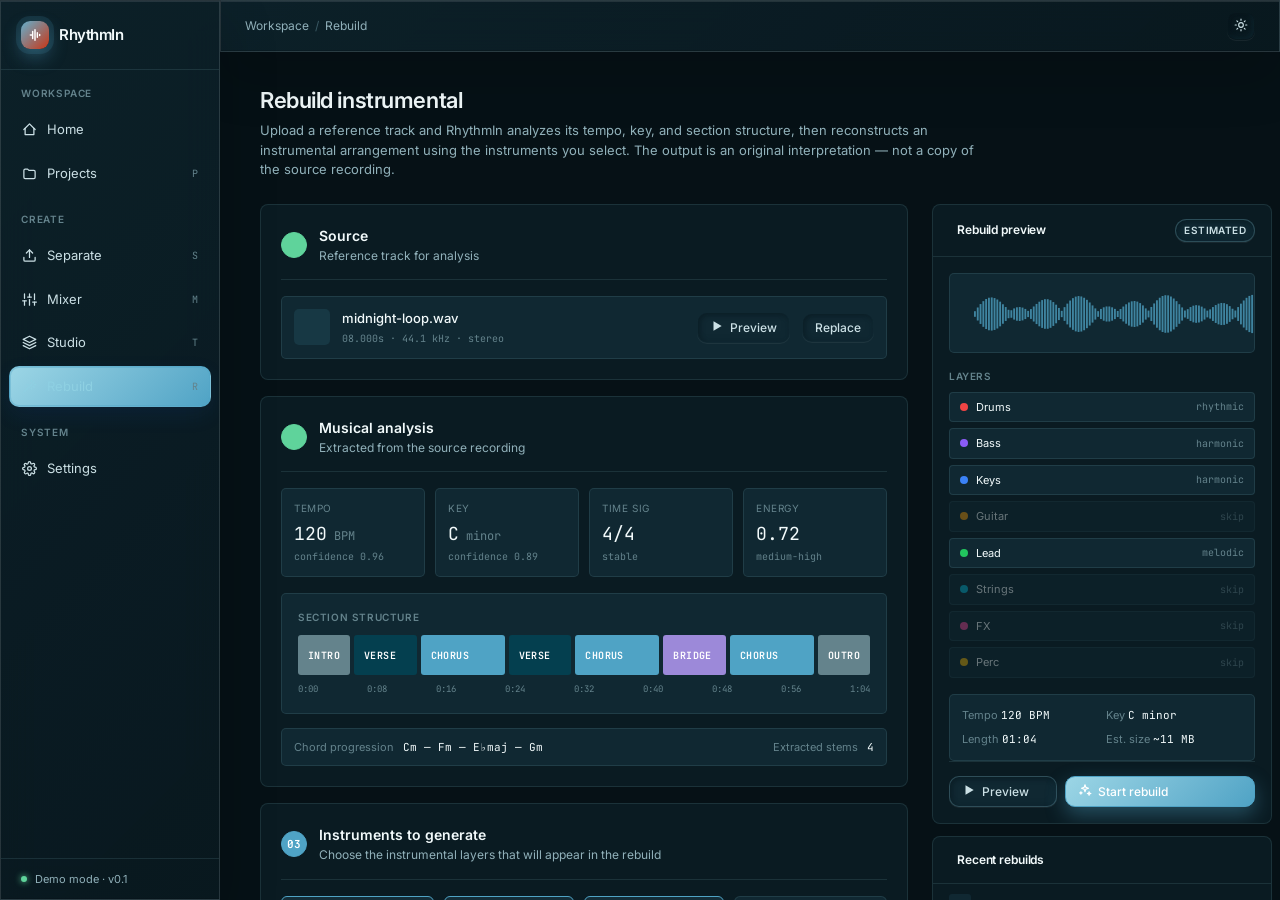
<file: app/rebuild.html>
<!DOCTYPE html>
<html lang="en">
<head>
<meta charset="UTF-8">
<meta name="viewport" content="width=device-width, initial-scale=1.0">
<title>Rebuild — RhythmIn</title>
<link rel="stylesheet" href="../shared/rhythmin.css">
<style>
  .content-inner { padding: 32px 40px; max-width: 1400px; margin: 0 auto; }
  .page-header { margin-bottom: 24px; }
  .page-header h1 { font-size: 22px; margin: 0 0 4px; letter-spacing: -0.02em; font-weight: 600; }
  .page-header p { color: var(--fg-2); margin: 0; font-size: 13px; max-width: 720px; }

  .rebuild-layout {
    display: grid;
    grid-template-columns: 1fr 340px;
    gap: 24px;
    align-items: start;
  }

  /* Step cards */
  .step-card {
    background: var(--bg-1);
    border: 1px solid var(--line);
    border-radius: 8px;
    padding: 20px;
    margin-bottom: 16px;
  }
  .step-header {
    display: flex; align-items: center; gap: 12px;
    margin-bottom: 16px;
    padding-bottom: 14px;
    border-bottom: 1px solid var(--line);
  }
  .step-num {
    width: 26px; height: 26px;
    background: var(--bg-2);
    border: 1px solid var(--line-strong);
    border-radius: 50%;
    display: grid; place-items: center;
    font-family: 'JetBrains Mono', monospace;
    font-size: 11px;
    color: var(--fg-2);
    font-weight: 600;
    flex-shrink: 0;
  }
  .step-num.done { background: var(--meter-low); color: white; border-color: var(--meter-low); }
  .step-num.active { background: var(--accent); color: white; border-color: var(--accent); }
  .step-header h3 { font-size: 14px; font-weight: 600; margin: 0; }
  .step-header .desc { font-size: 12px; color: var(--fg-2); }

  /* Analysis grid */
  .analysis-grid {
    display: grid;
    grid-template-columns: repeat(4, 1fr);
    gap: 10px;
  }
  .analysis-cell {
    padding: 12px;
    background: var(--bg-2);
    border: 1px solid var(--line);
    border-radius: 5px;
  }
  .analysis-cell .lbl { font-size: 10px; color: var(--fg-3); letter-spacing: 0.06em; text-transform: uppercase; }
  .analysis-cell .val { font-family: 'JetBrains Mono', monospace; font-size: 18px; margin-top: 4px; color: var(--fg-0); }
  .analysis-cell .sub { font-size: 10px; color: var(--fg-3); margin-top: 2px; font-family: 'JetBrains Mono', monospace; }

  /* Structure viz */
  .structure-viz {
    margin-top: 16px;
    background: var(--bg-2);
    border: 1px solid var(--line);
    border-radius: 5px;
    padding: 16px;
  }
  .section-blocks {
    display: flex;
    gap: 4px;
    height: 40px;
    margin-bottom: 8px;
  }
  .section-block {
    padding: 4px 10px;
    background: var(--accent);
    color: white;
    border-radius: 3px;
    font-size: 10px;
    font-family: 'JetBrains Mono', monospace;
    display: flex; align-items: center;
    text-transform: uppercase;
    letter-spacing: 0.04em;
    font-weight: 600;
  }
  .section-block.intro { background: var(--fg-3); }
  .section-block.verse { background: var(--accent-lo); }
  .section-block.chorus { background: var(--accent); }
  .section-block.bridge { background: var(--violet); }
  .section-block.outro { background: var(--fg-3); }
  .section-ruler {
    display: flex; justify-content: space-between;
    font-family: 'JetBrains Mono', monospace;
    font-size: 9px;
    color: var(--fg-3);
  }

  /* Instrument grid */
  .instr-grid {
    display: grid;
    grid-template-columns: repeat(4, 1fr);
    gap: 10px;
  }
  .instr-card {
    background: var(--bg-2);
    border: 1.5px solid var(--line);
    border-radius: 6px;
    padding: 14px;
    cursor: pointer;
    transition: border-color 0.15s, background 0.15s;
    display: flex; flex-direction: column; gap: 8px;
    position: relative;
  }
  .instr-card:hover { border-color: var(--line-strong); }
  .instr-card.selected {
    border-color: var(--accent);
    background: var(--accent-soft);
  }
  .instr-card .head {
    display: flex; align-items: center; gap: 8px;
  }
  .instr-card .ico {
    width: 28px; height: 28px;
    background: var(--bg-3);
    border-radius: 5px;
    display: grid; place-items: center;
    color: var(--fg-2);
  }
  .instr-card.selected .ico { background: var(--accent); color: white; }
  .instr-card .ico svg { width: 14px; height: 14px; }
  .instr-card .name { font-size: 12px; font-weight: 500; flex: 1; }
  .instr-card .check {
    width: 16px; height: 16px;
    border: 1.5px solid var(--fg-3);
    border-radius: 4px;
    display: grid; place-items: center;
    color: white;
  }
  .instr-card.selected .check { background: var(--accent); border-color: var(--accent); }
  .instr-card .check svg { width: 10px; height: 10px; opacity: 0; }
  .instr-card.selected .check svg { opacity: 1; }
  .instr-card .desc { font-size: 11px; color: var(--fg-3); }
  .instr-card .role {
    font-family: 'JetBrains Mono', monospace;
    font-size: 9px;
    color: var(--fg-3);
    padding: 2px 6px;
    background: var(--bg-3);
    border-radius: 3px;
    align-self: flex-start;
  }

  /* Right sidebar: preview */
  .preview-panel {
    background: var(--bg-1);
    border: 1px solid var(--line);
    border-radius: 8px;
    position: sticky; top: 76px;
    overflow: hidden;
  }
  .pp-head {
    padding: 14px 16px;
    border-bottom: 1px solid var(--line);
    display: flex; align-items: center; gap: 8px;
  }
  .pp-head h4 { font-size: 12px; font-weight: 600; margin: 0; letter-spacing: -0.01em; }
  .pp-body { padding: 16px; }

  .pp-waveform {
    height: 80px;
    background: var(--bg-2);
    border: 1px solid var(--line);
    border-radius: 5px;
    margin-bottom: 16px;
    padding: 12px;
    display: flex; flex-direction: column;
    justify-content: center;
    position: relative;
    overflow: hidden;
  }
  .pp-instr {
    display: flex; flex-direction: column; gap: 6px;
    margin-bottom: 16px;
  }
  .pp-instr .item {
    display: flex; align-items: center; gap: 8px;
    padding: 6px 10px;
    background: var(--bg-2);
    border: 1px solid var(--line);
    border-radius: 4px;
    font-size: 11px;
  }
  .pp-instr .item .swatch { width: 8px; height: 8px; border-radius: 50%; }
  .pp-instr .item .name { flex: 1; }
  .pp-instr .item .status { font-family: 'JetBrains Mono', monospace; font-size: 10px; color: var(--fg-3); }
  .pp-instr .item.off { opacity: 0.4; }

  .action-bar {
    display: flex; gap: 8px;
    padding-top: 14px;
    border-top: 1px solid var(--line);
  }

  /* Copyright notice */
  .notice-block {
    padding: 12px 14px;
    border: 1px solid var(--line);
    border-radius: 5px;
    display: flex; gap: 10px;
    font-size: 11px;
    color: var(--fg-2);
    line-height: 1.5;
    margin-top: 12px;
  }
  .notice-block .ico { color: var(--fg-3); flex-shrink: 0; margin-top: 1px; }

  @media (max-width: 900px) {
    .rebuild-layout { grid-template-columns: 1fr; }
    .analysis-grid { grid-template-columns: repeat(2, 1fr); }
    .instr-grid { grid-template-columns: repeat(2, 1fr); }
    .preview-panel { position: relative; top: 0; }
  }
</style>
</head>
<body>
<div class="app">
  <div class="main">
    <div class="content-inner">
      <div class="page-header">
        <h1>Rebuild instrumental</h1>
        <p>Upload a reference track and RhythmIn analyzes its tempo, key, and section structure, then reconstructs an instrumental arrangement using the instruments you select. The output is an original interpretation — not a copy of the source recording.</p>
      </div>

      <div class="rebuild-layout">
        <div>
          <!-- STEP 1: Source -->
          <div class="step-card">
            <div class="step-header">
              <div class="step-num done"><span id="s1-check"></span></div>
              <div>
                <h3>Source</h3>
                <span class="desc">Reference track for analysis</span>
              </div>
            </div>
            <div style="display:flex; align-items:center; gap:12px; padding: 12px; background:var(--bg-2); border:1px solid var(--line); border-radius:5px;">
              <div style="width:36px; height:36px; background: var(--bg-3); border-radius:5px; display:grid; place-items:center; color:var(--accent-hi)"><span id="src-ic"></span></div>
              <div style="flex:1">
                <div style="font-size:13px; font-weight:500">midnight-loop.wav</div>
                <div style="font-family:'JetBrains Mono', monospace; font-size:10px; color:var(--fg-3); margin-top:2px">08.000s · 44.1 kHz · stereo</div>
              </div>
              <button class="btn ghost"><span id="src-play-ic"></span> Preview</button>
              <button class="btn ghost">Replace</button>
            </div>
          </div>

          <!-- STEP 2: Analysis -->
          <div class="step-card">
            <div class="step-header">
              <div class="step-num done"><span id="s2-check"></span></div>
              <div>
                <h3>Musical analysis</h3>
                <span class="desc">Extracted from the source recording</span>
              </div>
            </div>
            <div class="analysis-grid">
              <div class="analysis-cell">
                <div class="lbl">Tempo</div>
                <div class="val">120<span style="color:var(--fg-3); font-size:12px"> BPM</span></div>
                <div class="sub">confidence 0.96</div>
              </div>
              <div class="analysis-cell">
                <div class="lbl">Key</div>
                <div class="val">C<span style="color:var(--fg-3); font-size:12px"> minor</span></div>
                <div class="sub">confidence 0.89</div>
              </div>
              <div class="analysis-cell">
                <div class="lbl">Time sig</div>
                <div class="val">4/4</div>
                <div class="sub">stable</div>
              </div>
              <div class="analysis-cell">
                <div class="lbl">Energy</div>
                <div class="val">0.72</div>
                <div class="sub">medium-high</div>
              </div>
            </div>

            <div class="structure-viz">
              <div style="font-size:10px; letter-spacing: 0.06em; text-transform: uppercase; color: var(--fg-3); font-weight: 600; margin-bottom: 10px">Section structure</div>
              <div class="section-blocks">
                <div class="section-block intro" style="flex: 1">Intro</div>
                <div class="section-block verse" style="flex: 2">Verse</div>
                <div class="section-block chorus" style="flex: 3">Chorus</div>
                <div class="section-block verse" style="flex: 2">Verse</div>
                <div class="section-block chorus" style="flex: 3">Chorus</div>
                <div class="section-block bridge" style="flex: 2">Bridge</div>
                <div class="section-block chorus" style="flex: 3">Chorus</div>
                <div class="section-block outro" style="flex: 1">Outro</div>
              </div>
              <div class="section-ruler">
                <span>0:00</span><span>0:08</span><span>0:16</span><span>0:24</span><span>0:32</span><span>0:40</span><span>0:48</span><span>0:56</span><span>1:04</span>
              </div>
            </div>

            <div style="margin-top: 14px; padding: 10px 12px; background: var(--bg-2); border: 1px solid var(--line); border-radius: 5px; font-size: 11px; color: var(--fg-2); display: flex; gap: 12px;">
              <div><span style="color:var(--fg-3)">Chord progression</span> <span class="mono" style="margin-left: 6px; color: var(--fg-0)">Cm — Fm — E♭maj — Gm</span></div>
              <div style="margin-left: auto;"><span style="color:var(--fg-3)">Extracted stems</span> <span class="mono" style="margin-left: 6px; color: var(--fg-0)">4</span></div>
            </div>
          </div>

          <!-- STEP 3: Instruments -->
          <div class="step-card">
            <div class="step-header">
              <div class="step-num active"><span class="mono">03</span></div>
              <div>
                <h3>Instruments to generate</h3>
                <span class="desc">Choose the instrumental layers that will appear in the rebuild</span>
              </div>
            </div>
            <div class="instr-grid" id="instr-grid">
              <div class="instr-card selected" data-instr="drums">
                <div class="head">
                  <div class="ico"><span id="i1"></span></div>
                  <span class="name">Drums · Percussion</span>
                  <div class="check"><span id="c1"></span></div>
                </div>
                <div class="desc">Kick, snare, hats, cymbals following extracted rhythm</div>
                <div class="role">RHYTHMIC · REQUIRED</div>
              </div>
              <div class="instr-card selected" data-instr="bass">
                <div class="head">
                  <div class="ico"><span id="i2"></span></div>
                  <span class="name">Bass</span>
                  <div class="check"><span id="c2"></span></div>
                </div>
                <div class="desc">Root motion following detected chord progression</div>
                <div class="role">HARMONIC · LOW</div>
              </div>
              <div class="instr-card selected" data-instr="keys">
                <div class="head">
                  <div class="ico"><span id="i3"></span></div>
                  <span class="name">Keys · Pad</span>
                  <div class="check"><span id="c3"></span></div>
                </div>
                <div class="desc">Chordal support, voicings match key signature</div>
                <div class="role">HARMONIC · MID</div>
              </div>
              <div class="instr-card" data-instr="guitar">
                <div class="head">
                  <div class="ico"><span id="i4"></span></div>
                  <span class="name">Guitar · Strings</span>
                  <div class="check"><span id="c4"></span></div>
                </div>
                <div class="desc">Rhythm or arpeggiated texture</div>
                <div class="role">HARMONIC · MID</div>
              </div>
              <div class="instr-card selected" data-instr="lead">
                <div class="head">
                  <div class="ico"><span id="i5"></span></div>
                  <span class="name">Lead · Melody</span>
                  <div class="check"><span id="c5"></span></div>
                </div>
                <div class="desc">Melodic line derived from source contour</div>
                <div class="role">MELODIC · HIGH</div>
              </div>
              <div class="instr-card" data-instr="strings">
                <div class="head">
                  <div class="ico"><span id="i6"></span></div>
                  <span class="name">Strings</span>
                  <div class="check"><span id="c6"></span></div>
                </div>
                <div class="desc">Sustained ensemble pads for cinematic feel</div>
                <div class="role">HARMONIC · WIDE</div>
              </div>
              <div class="instr-card" data-instr="fx">
                <div class="head">
                  <div class="ico"><span id="i7"></span></div>
                  <span class="name">FX · Textures</span>
                  <div class="check"><span id="c7"></span></div>
                </div>
                <div class="desc">Risers, impacts, atmospheric layers</div>
                <div class="role">TEXTURAL</div>
              </div>
              <div class="instr-card" data-instr="perc">
                <div class="head">
                  <div class="ico"><span id="i8"></span></div>
                  <span class="name">Percussion</span>
                  <div class="check"><span id="c8"></span></div>
                </div>
                <div class="desc">Shakers, congas, additional groove elements</div>
                <div class="role">RHYTHMIC · TOP</div>
              </div>
            </div>
          </div>

          <!-- STEP 4: Style -->
          <div class="step-card">
            <div class="step-header">
              <div class="step-num"><span class="mono">04</span></div>
              <div>
                <h3>Arrangement style</h3>
                <span class="desc">How closely should the rebuild follow the source?</span>
              </div>
            </div>
            <div style="display: flex; gap: 12px;">
              <label class="instr-card selected" style="flex:1; cursor: pointer;">
                <div class="head" style="justify-content: space-between">
                  <span class="name">Faithful</span>
                  <div class="check"><span id="mode-c1"></span></div>
                </div>
                <div class="desc">Preserve source structure, energy, and phrasing exactly</div>
              </label>
              <label class="instr-card" style="flex:1; cursor: pointer;">
                <div class="head" style="justify-content: space-between">
                  <span class="name">Balanced</span>
                  <div class="check"><span id="mode-c2"></span></div>
                </div>
                <div class="desc">Follow structure but re-voice progressions and rhythms</div>
              </label>
              <label class="instr-card" style="flex:1; cursor: pointer;">
                <div class="head" style="justify-content: space-between">
                  <span class="name">Reinterpret</span>
                  <div class="check"><span id="mode-c3"></span></div>
                </div>
                <div class="desc">Match tempo &amp; key only; freely reimagine the arrangement</div>
              </label>
            </div>

            <div style="display:grid; grid-template-columns: 1fr 1fr; gap: 12px; margin-top: 14px;">
              <div>
                <span class="label" style="display:block; margin-bottom:6px">Output length</span>
                <select class="select" style="width:100%">
                  <option>Match source (1:04)</option>
                  <option>2× loop</option>
                  <option>Custom length…</option>
                </select>
              </div>
              <div>
                <span class="label" style="display:block; margin-bottom:6px">Include vocals?</span>
                <select class="select" style="width:100%">
                  <option>No · instrumental / karaoke</option>
                  <option>Guide vocal only (synthesized)</option>
                </select>
              </div>
            </div>
          </div>

          <div class="notice-block">
            <span class="ico" id="notice-ic-2"></span>
            <div>
              <strong>Original arrangement.</strong> Rebuild generates an <em>instrumental interpretation</em> based on musical features extracted from your reference — not a reproduction of the original recording. Only upload material you have the right to use as a reference.
            </div>
          </div>
        </div>

        <!-- Right: Preview panel -->
        <div>
          <div class="preview-panel">
            <div class="pp-head">
              <span style="color: var(--accent-hi); display: inline-flex" id="pp-ic"></span>
              <h4>Rebuild preview</h4>
              <span class="tag" style="margin-left: auto">estimated</span>
            </div>
            <div class="pp-body">
              <div class="pp-waveform">
                <svg viewBox="0 0 300 60" style="width:100%; height:100%">
                  ${''}
                  <g fill="var(--accent)" opacity="0.9">
                  </g>
                </svg>
                <div id="pp-wave-svg"></div>
              </div>

              <div style="font-size: 10px; letter-spacing: 0.06em; text-transform: uppercase; color: var(--fg-3); font-weight: 600; margin-bottom: 8px">Layers</div>
              <div class="pp-instr" id="pp-instr"></div>

              <div style="display:grid; grid-template-columns: 1fr 1fr; gap: 8px; padding: 12px; background: var(--bg-2); border-radius: 5px; border: 1px solid var(--line); font-size: 11px;">
                <div><span style="color:var(--fg-3)">Tempo</span> <span class="mono">120 BPM</span></div>
                <div><span style="color:var(--fg-3)">Key</span> <span class="mono">C minor</span></div>
                <div><span style="color:var(--fg-3)">Length</span> <span class="mono">01:04</span></div>
                <div><span style="color:var(--fg-3)">Est. size</span> <span class="mono">~11 MB</span></div>
              </div>

              <div class="action-bar">
                <button class="btn" style="flex: 1"><span id="preview-ic"></span> Preview</button>
                <button class="btn primary" style="flex: 2" id="start-rebuild"><span id="rebuild-ic"></span> Start rebuild</button>
              </div>
            </div>
          </div>

          <div class="preview-panel" style="margin-top: 12px; position: static;">
            <div class="pp-head">
              <span style="color: var(--fg-3); display: inline-flex" id="hist-ic"></span>
              <h4>Recent rebuilds</h4>
            </div>
            <div class="pp-body" style="padding-top: 0">
              <div style="padding: 10px 0; border-bottom: 1px solid var(--line); display:flex; align-items:center; gap:10px;">
                <div style="width: 22px; height: 22px; background: var(--bg-2); border-radius: 3px;"></div>
                <div style="flex:1; font-size: 12px">Coastline · 03:41</div>
                <span class="mono-sm">1h ago</span>
              </div>
              <div style="padding: 10px 0; display:flex; align-items:center; gap:10px;">
                <div style="width: 22px; height: 22px; background: var(--bg-2); border-radius: 3px;"></div>
                <div style="flex:1; font-size: 12px">Rework of R.P. · 03:22</div>
                <span class="mono-sm">2d ago</span>
              </div>
            </div>
          </div>
        </div>
      </div>
    </div>
  </div>
</div>

<script src="../shared/rhythmin-ui.js"></script>
<script>
(function() {
const { icon, mountShell, toast } = window.RhythmIn;
mountShell({ activeId: 'rebuild', crumbs: ['Workspace', 'Rebuild'], showTransport: false });

// Icons
document.getElementById('s1-check').innerHTML = icon('check');
document.getElementById('s2-check').innerHTML = icon('check');
document.getElementById('src-ic').innerHTML = icon('music');
document.getElementById('src-play-ic').innerHTML = icon('play');
document.getElementById('notice-ic-2').innerHTML = icon('info');
document.getElementById('pp-ic').innerHTML = icon('wand');
document.getElementById('hist-ic').innerHTML = icon('clock');
document.getElementById('preview-ic').innerHTML = icon('play');
document.getElementById('rebuild-ic').innerHTML = icon('sparkles');
[['i1','drum'],['i2','wave'],['i3','piano'],['i4','guitar'],['i5','music'],['i6','headphones'],['i7','sparkles'],['i8','drum']]
  .forEach(([id, n]) => document.getElementById(id).innerHTML = icon(n));
['c1','c2','c3','c4','c5','c6','c7','c8','mode-c1','mode-c2','mode-c3'].forEach(id => document.getElementById(id).innerHTML = icon('check'));

// Preview waveform SVG
document.getElementById('pp-wave-svg').innerHTML = `
  <svg viewBox="0 0 300 60" style="width:100%; height:56px; position: absolute; inset: 12px 12px auto 12px;">
    ${Array.from({length: 100}, (_, i) => {
      const h = 6 + Math.abs(Math.sin(i * 0.3) + Math.sin(i * 0.11) * 0.6) * 22;
      return `<rect x="${i * 3}" y="${30 - h/2}" width="2" height="${h}" fill="var(--accent)" opacity="0.75"/>`;
    }).join('')}
  </svg>
`;

// Instrument toggle
document.getElementById('instr-grid').addEventListener('click', (e) => {
  const card = e.target.closest('.instr-card');
  if (!card) return;
  card.classList.toggle('selected');
  updatePreviewLayers();
});

// Style mode radio-like
document.querySelectorAll('.step-card:nth-of-type(4) .instr-card').forEach(c => {
  c.addEventListener('click', () => {
    document.querySelectorAll('.step-card:nth-of-type(4) .instr-card').forEach(x => x.classList.remove('selected'));
    c.classList.add('selected');
  });
});

const layerMeta = {
  drums: { name: 'Drums', color: '#ef4444', role: 'rhythmic' },
  bass:  { name: 'Bass',  color: '#8b5cf6', role: 'harmonic' },
  keys:  { name: 'Keys',  color: '#3b82f6', role: 'harmonic' },
  lead:  { name: 'Lead',  color: '#22c55e', role: 'melodic' },
  guitar:{ name: 'Guitar',color: '#f59e0b', role: 'harmonic' },
  strings:{ name: 'Strings',color: '#06b6d4', role: 'harmonic' },
  fx:    { name: 'FX',    color: '#ec4899', role: 'textural' },
  perc:  { name: 'Perc',  color: '#eab308', role: 'rhythmic' },
};

function updatePreviewLayers() {
  const all = document.querySelectorAll('#instr-grid .instr-card');
  const html = Array.from(all).map(c => {
    const id = c.dataset.instr;
    const on = c.classList.contains('selected');
    const m = layerMeta[id];
    return `<div class="item ${on?'':'off'}">
      <span class="swatch" style="background:${m.color}"></span>
      <span class="name">${m.name}</span>
      <span class="status">${on ? m.role : 'skip'}</span>
    </div>`;
  }).join('');
  document.getElementById('pp-instr').innerHTML = html;
}
updatePreviewLayers();

// Start rebuild
document.getElementById('start-rebuild').addEventListener('click', () => {
  const selected = document.querySelectorAll('#instr-grid .instr-card.selected').length;
  if (selected === 0) return toast('Select at least one instrument', 'error');
  document.getElementById('start-rebuild').innerHTML = `${icon('sparkles')} Processing…`;
  document.getElementById('start-rebuild').disabled = true;
  toast(`Rebuild queued · ${selected} instruments · faithful mode`, 'success', 4000);
  setTimeout(() => {
    document.getElementById('start-rebuild').innerHTML = `${icon('sparkles')} Start rebuild`;
    document.getElementById('start-rebuild').disabled = false;
    toast('Demo: real rebuild requires the arrangement engine — see ARCHITECTURE.md', 'info', 5000);
  }, 2500);
});
})();
</script>
</body>
</html>
</file>
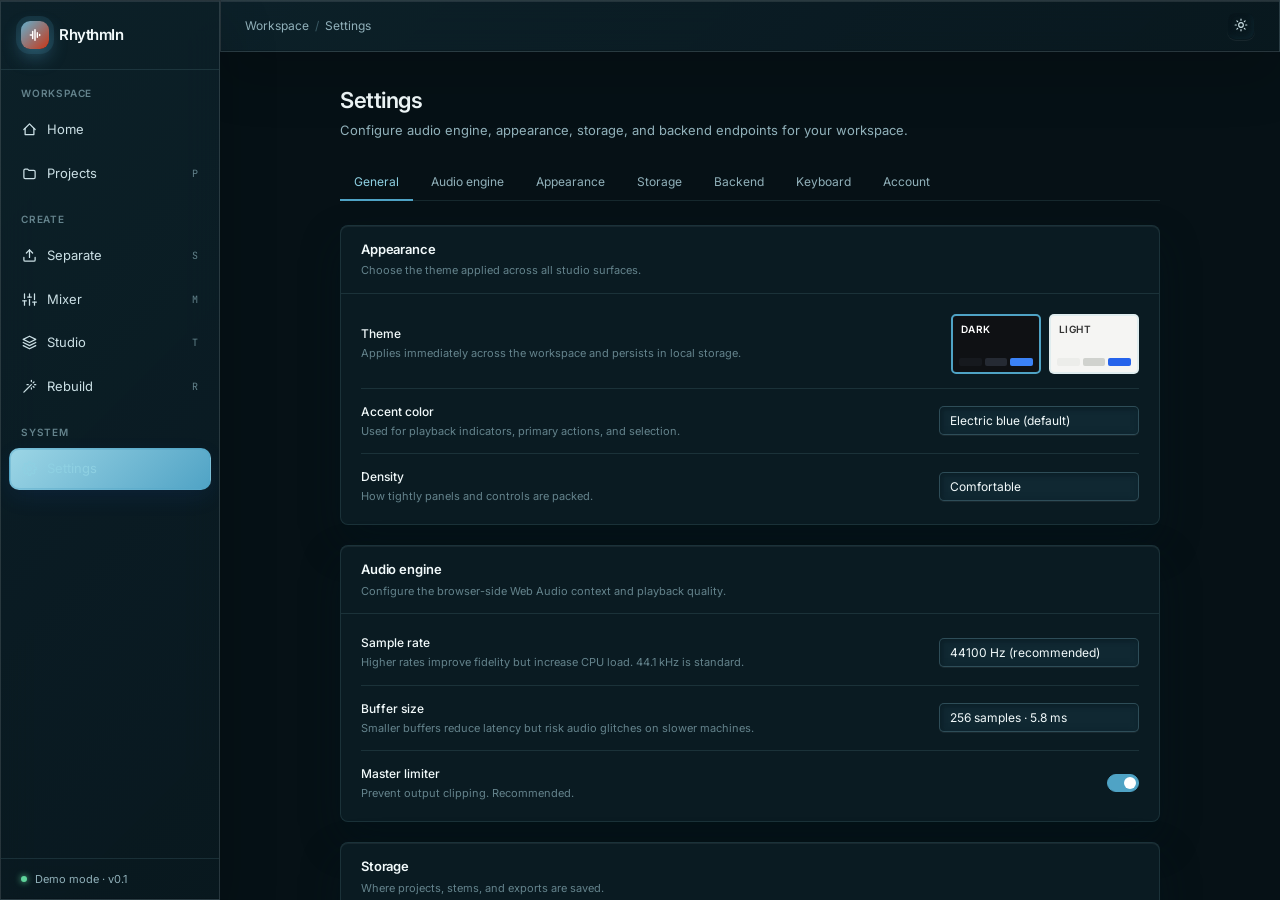
<file: app/settings.html>
<!DOCTYPE html>
<html lang="en">
<head>
<meta charset="UTF-8">
<meta name="viewport" content="width=device-width, initial-scale=1.0">
<title>Settings — RhythmIn</title>
<link rel="stylesheet" href="../shared/rhythmin.css">
<style>
  .content-inner { padding: 32px 40px; max-width: 900px; margin: 0 auto; }
  .page-header { margin-bottom: 24px; }
  .page-header h1 { font-size: 22px; margin: 0 0 4px; letter-spacing: -0.02em; font-weight: 600; }
  .page-header p { color: var(--fg-2); margin: 0; font-size: 13px; }

  .settings-nav {
    display: flex; gap: 4px;
    border-bottom: 1px solid var(--line);
    margin-bottom: 24px;
  }
  .settings-nav a {
    padding: 8px 14px;
    font-size: 12px;
    color: var(--fg-2);
    border-bottom: 2px solid transparent;
    margin-bottom: -1px;
    cursor: pointer;
    transition: color 0.1s, border-color 0.1s;
  }
  .settings-nav a:hover { color: var(--fg-0); }
  .settings-nav a.active { color: var(--accent-hi); border-bottom-color: var(--accent); }

  .settings-block {
    background: var(--bg-1);
    border: 1px solid var(--line);
    border-radius: 8px;
    margin-bottom: 20px;
  }
  .sb-head { padding: 14px 20px; border-bottom: 1px solid var(--line); }
  .sb-head h3 { font-size: 13px; font-weight: 600; margin: 0; letter-spacing: -0.01em; }
  .sb-head p { font-size: 11px; color: var(--fg-3); margin: 3px 0 0; }
  .sb-body { padding: 6px 20px; }

  .setting-row {
    display: grid;
    grid-template-columns: 1fr 240px;
    align-items: center;
    padding: 14px 0;
    border-bottom: 1px solid var(--line);
    gap: 16px;
  }
  .setting-row:last-child { border-bottom: none; }
  .setting-row .info h4 { font-size: 12px; margin: 0 0 3px; font-weight: 500; }
  .setting-row .info p { font-size: 11px; color: var(--fg-3); margin: 0; line-height: 1.4; }
  .setting-row .control { justify-self: end; display: flex; align-items: center; gap: 8px; }
  .setting-row .control .select { width: 100%; min-width: 200px; }
  .setting-row .control .input { width: 100%; min-width: 200px; }

  .status-item {
    padding: 10px 14px;
    background: var(--bg-2);
    border: 1px solid var(--line);
    border-radius: 5px;
    margin-bottom: 8px;
    display: flex; align-items: center; gap: 12px;
  }
  .status-item:last-child { margin-bottom: 0; }
  .status-item .icon-box {
    width: 32px; height: 32px;
    background: var(--bg-3);
    border-radius: 5px;
    display: grid; place-items: center;
    color: var(--fg-2);
    flex-shrink: 0;
  }
  .status-item .icon-box svg { width: 14px; height: 14px; }
  .status-item .info { flex: 1; }
  .status-item .name { font-size: 12px; font-weight: 500; }
  .status-item .detail { font-family: 'JetBrains Mono', monospace; font-size: 10px; color: var(--fg-3); margin-top: 1px; }

  .theme-preview {
    display: flex; gap: 8px;
  }
  .theme-tile {
    width: 90px; height: 60px;
    border-radius: 5px;
    border: 2px solid var(--line-strong);
    cursor: pointer;
    overflow: hidden;
    position: relative;
    transition: border-color 0.12s;
  }
  .theme-tile.active { border-color: var(--accent); }
  .theme-tile.dark  { background: #0f1114; }
  .theme-tile.light { background: #f5f5f3; }
  .theme-tile .swatches {
    position: absolute;
    bottom: 6px; left: 6px; right: 6px;
    display: flex; gap: 3px;
  }
  .theme-tile .swatches span { flex: 1; height: 8px; border-radius: 2px; }
  .theme-tile.dark .swatches span:nth-child(1) { background: #16191e; }
  .theme-tile.dark .swatches span:nth-child(2) { background: #252a33; }
  .theme-tile.dark .swatches span:nth-child(3) { background: #3b82f6; }
  .theme-tile.light .swatches span:nth-child(1) { background: #ecedea; }
  .theme-tile.light .swatches span:nth-child(2) { background: #d0d2ce; }
  .theme-tile.light .swatches span:nth-child(3) { background: #2563eb; }
  .theme-tile .name {
    position: absolute; top: 6px; left: 8px;
    font-size: 10px; font-weight: 600;
    letter-spacing: 0.04em; text-transform: uppercase;
  }
  .theme-tile.dark .name { color: white; }
  .theme-tile.light .name { color: #333; }
</style>
</head>
<body>
<div class="app">
  <div class="main">
    <div class="content-inner">
      <div class="page-header">
        <h1>Settings</h1>
        <p>Configure audio engine, appearance, storage, and backend endpoints for your workspace.</p>
      </div>

      <div class="settings-nav">
        <a class="active">General</a>
        <a>Audio engine</a>
        <a>Appearance</a>
        <a>Storage</a>
        <a>Backend</a>
        <a>Keyboard</a>
        <a>Account</a>
      </div>

      <!-- Appearance -->
      <div class="settings-block">
        <div class="sb-head">
          <h3>Appearance</h3>
          <p>Choose the theme applied across all studio surfaces.</p>
        </div>
        <div class="sb-body">
          <div class="setting-row">
            <div class="info">
              <h4>Theme</h4>
              <p>Applies immediately across the workspace and persists in local storage.</p>
            </div>
            <div class="control">
              <div class="theme-preview">
                <div class="theme-tile dark" id="theme-dark">
                  <span class="name">Dark</span>
                  <div class="swatches"><span></span><span></span><span></span></div>
                </div>
                <div class="theme-tile light" id="theme-light">
                  <span class="name">Light</span>
                  <div class="swatches"><span></span><span></span><span></span></div>
                </div>
              </div>
            </div>
          </div>
          <div class="setting-row">
            <div class="info">
              <h4>Accent color</h4>
              <p>Used for playback indicators, primary actions, and selection.</p>
            </div>
            <div class="control">
              <select class="select">
                <option>Electric blue (default)</option>
                <option>Cyan</option>
                <option>Violet</option>
                <option>Emerald</option>
              </select>
            </div>
          </div>
          <div class="setting-row">
            <div class="info">
              <h4>Density</h4>
              <p>How tightly panels and controls are packed.</p>
            </div>
            <div class="control">
              <select class="select">
                <option>Comfortable</option>
                <option>Compact</option>
                <option>Studio (extra dense)</option>
              </select>
            </div>
          </div>
        </div>
      </div>

      <!-- Audio Engine -->
      <div class="settings-block">
        <div class="sb-head">
          <h3>Audio engine</h3>
          <p>Configure the browser-side Web Audio context and playback quality.</p>
        </div>
        <div class="sb-body">
          <div class="setting-row">
            <div class="info">
              <h4>Sample rate</h4>
              <p>Higher rates improve fidelity but increase CPU load. 44.1 kHz is standard.</p>
            </div>
            <div class="control">
              <select class="select">
                <option>44100 Hz (recommended)</option>
                <option>48000 Hz</option>
                <option>96000 Hz</option>
              </select>
            </div>
          </div>
          <div class="setting-row">
            <div class="info">
              <h4>Buffer size</h4>
              <p>Smaller buffers reduce latency but risk audio glitches on slower machines.</p>
            </div>
            <div class="control">
              <select class="select">
                <option>256 samples · 5.8 ms</option>
                <option>512 samples · 11.6 ms</option>
                <option>1024 samples · 23.2 ms</option>
              </select>
            </div>
          </div>
          <div class="setting-row">
            <div class="info">
              <h4>Master limiter</h4>
              <p>Prevent output clipping. Recommended.</p>
            </div>
            <div class="control">
              <div class="toggle on" id="tg-limiter"></div>
            </div>
          </div>
        </div>
      </div>

      <!-- Storage -->
      <div class="settings-block">
        <div class="sb-head">
          <h3>Storage</h3>
          <p>Where projects, stems, and exports are saved.</p>
        </div>
        <div class="sb-body">
          <div class="setting-row">
            <div class="info">
              <h4>Backend</h4>
              <p>Local browser storage during development. Object storage in production (S3-compatible).</p>
            </div>
            <div class="control">
              <select class="select">
                <option>Local (IndexedDB)</option>
                <option>Cloudflare R2</option>
                <option>S3-compatible</option>
                <option>Google Cloud Storage</option>
              </select>
            </div>
          </div>
          <div class="setting-row">
            <div class="info">
              <h4>Auto-cleanup temp files</h4>
              <p>Delete intermediate processing artefacts after 24 hours.</p>
            </div>
            <div class="control">
              <div class="toggle on"></div>
            </div>
          </div>
          <div class="setting-row">
            <div class="info">
              <h4>Storage usage</h4>
              <p>421 MB used of 5 GB free tier · 12 projects · 48 stems</p>
            </div>
            <div class="control">
              <button class="btn">Manage</button>
            </div>
          </div>
        </div>
      </div>

      <!-- Backend / Services -->
      <div class="settings-block">
        <div class="sb-head">
          <h3>Backend services</h3>
          <p>Endpoints for separation, arrangement, and encoding. Consult <code>ARCHITECTURE.md</code> for the API contract.</p>
        </div>
        <div class="sb-body">
          <div class="setting-row">
            <div class="info">
              <h4>Separation API</h4>
              <p>POST /api/separate · Demucs / Spleeter worker</p>
            </div>
            <div class="control">
              <input class="input" id="backend-url" placeholder="http://127.0.0.1:8787" value="">
            </div>
          </div>
          <div class="setting-row">
            <div class="info">
              <h4>Arrangement engine</h4>
              <p>POST /api/arrangement · musical feature extraction &amp; reconstruction</p>
            </div>
            <div class="control">
              <input class="input" placeholder="https://api.rhythmin.app" value="">
            </div>
          </div>
          <div class="setting-row">
            <div class="info">
              <h4>Encoder service</h4>
              <p>FFmpeg-backed encoder for MP3/FLAC/OGG output</p>
            </div>
            <div class="control">
              <input class="input" placeholder="https://api.rhythmin.app" value="">
            </div>
          </div>
        </div>
      </div>

      <!-- System status -->
      <div class="settings-block">
        <div class="sb-head">
          <h3>System status</h3>
          <p>Current runtime state of connected services and browser features.</p>
        </div>
        <div class="sb-body" style="padding-top: 14px; padding-bottom: 14px">
          <div class="status-item">
            <div class="icon-box"><span id="si1"></span></div>
            <div class="info">
              <div class="name">Web Audio API</div>
              <div class="detail">AudioContext · 44100 Hz · 2ch</div>
            </div>
            <span class="tag good">ready</span>
          </div>
          <div class="status-item">
            <div class="icon-box"><span id="si2"></span></div>
            <div class="info">
              <div class="name">Tone.js runtime</div>
              <div class="detail">v15.0.4 · MonoSynth · MembraneSynth · MetalSynth</div>
            </div>
            <span class="tag good">loaded</span>
          </div>
          <div class="status-item">
            <div class="icon-box"><span id="si3"></span></div>
            <div class="info">
              <div class="name">Separation worker</div>
              <div class="detail">demo pipeline · production requires Demucs backend</div>
            </div>
            <span class="tag warn">demo</span>
          </div>
          <div class="status-item">
            <div class="icon-box"><span id="si4"></span></div>
            <div class="info">
              <div class="name">FFmpeg encoder</div>
              <div class="detail">not configured · WAV export works in-browser</div>
            </div>
            <span class="tag" style="color:var(--fg-3)">offline</span>
          </div>
          <div class="status-item">
            <div class="icon-box"><span id="si5"></span></div>
            <div class="info">
              <div class="name">Arrangement engine</div>
              <div class="detail">not configured · Rebuild uses simulated processing</div>
            </div>
            <span class="tag" style="color:var(--fg-3)">offline</span>
          </div>
        </div>
      </div>

      <div style="display:flex; justify-content:flex-end; gap: 8px; padding-bottom: 40px;">
        <button class="btn">Discard changes</button>
        <button class="btn primary">Save settings</button>
      </div>
    </div>
  </div>
</div>

<script src="../shared/rhythmin-ui.js"></script>
<script src="../shared/backend-api.js"></script>
<script>
(function() {
const { icon, mountShell, setTheme, getTheme, toast } = window.RhythmIn;
mountShell({ activeId: 'settings', crumbs: ['Workspace', 'Settings'], showTransport: false });

document.getElementById('si1').innerHTML = icon('wave');
document.getElementById('si2').innerHTML = icon('keyboard');
document.getElementById('si3').innerHTML = icon('layers');
document.getElementById('si4').innerHTML = icon('download');
document.getElementById('si5').innerHTML = icon('wand');

// Theme tiles
function setThemeActive() {
  document.getElementById('theme-dark').classList.toggle('active', getTheme() === 'dark');
  document.getElementById('theme-light').classList.toggle('active', getTheme() === 'light');
}
setThemeActive();
document.getElementById('theme-dark').addEventListener('click', () => { setTheme('dark'); setThemeActive(); toast('Theme: Dark'); });
document.getElementById('theme-light').addEventListener('click', () => { setTheme('light'); setThemeActive(); toast('Theme: Light'); });

// Toggles
document.querySelectorAll('.toggle').forEach(t => t.addEventListener('click', () => t.classList.toggle('on')));

document.addEventListener('themechange', setThemeActive);

const backendUrl = document.getElementById('backend-url');
backendUrl.value = localStorage.getItem(window.RhythmInBackend.KEY) || '';
backendUrl.addEventListener('change', () => {
  const value = backendUrl.value.trim().replace(/\/$/, '');
  if (value) localStorage.setItem(window.RhythmInBackend.KEY, value);
  else localStorage.removeItem(window.RhythmInBackend.KEY);
  toast(value ? 'Backend endpoint saved' : 'Demo mode restored');
});
})();
</script>
</body>
</html>
</file>
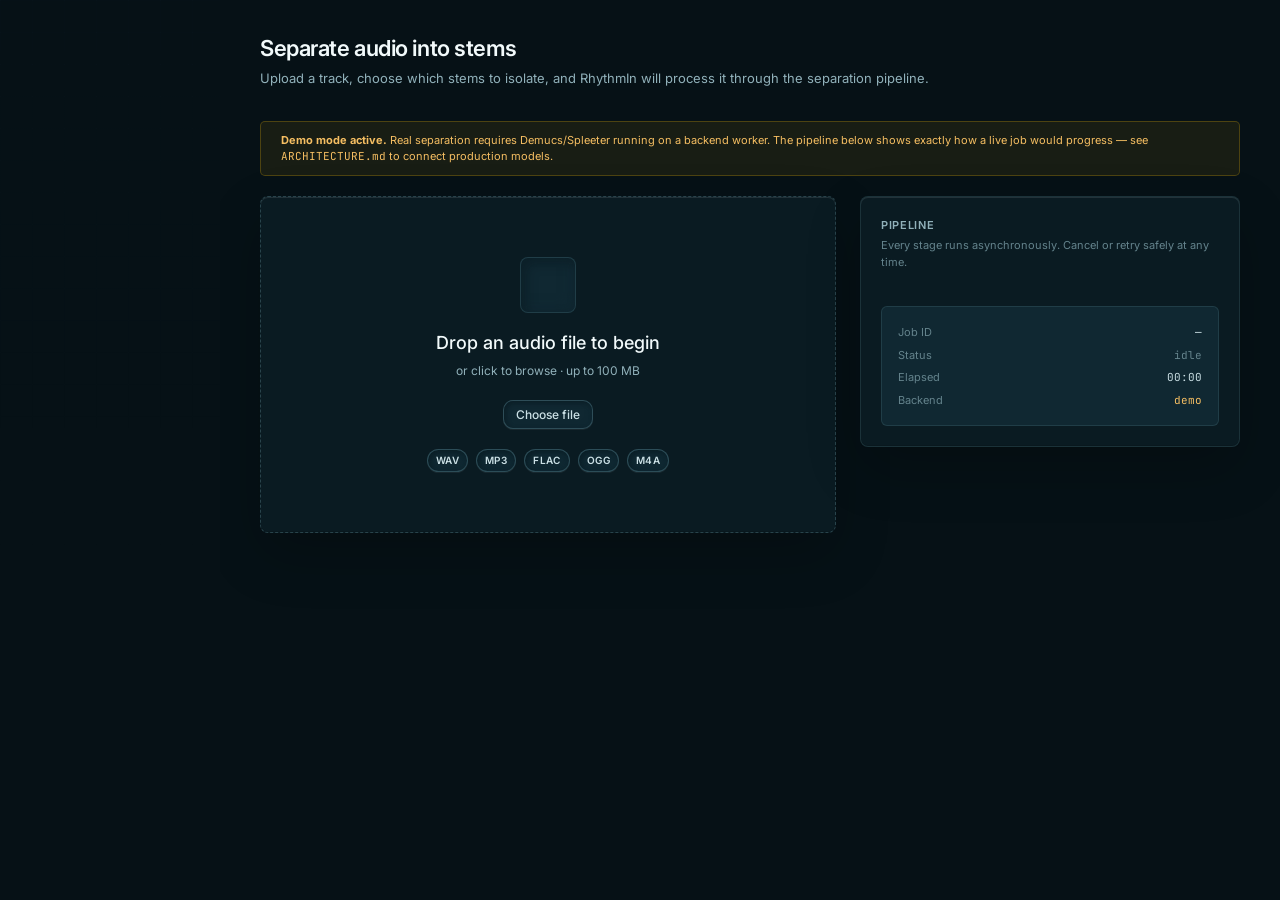
<file: app/upload.html>
<!DOCTYPE html>
<html lang="en">
<head>
<meta charset="UTF-8">
<meta name="viewport" content="width=device-width, initial-scale=1.0">
<title>Separate — RhythmIn</title>
<link rel="stylesheet" href="../shared/rhythmin.css">
<style>
  .content-inner { padding: 32px 40px; max-width: 1200px; margin: 0 auto; }
  .page-header { margin-bottom: 32px; }
  .page-header h1 { font-size: 22px; margin: 0 0 4px; letter-spacing: -0.02em; font-weight: 600; }
  .page-header p { color: var(--fg-2); margin: 0; font-size: 13px; }

  .stage-wrap {
    display: grid;
    grid-template-columns: 1fr 380px;
    gap: 24px;
    align-items: start;
  }

  /* Drop zone */
  .dropzone {
    border: 1.5px dashed var(--line-strong);
    border-radius: 8px;
    background: var(--bg-1);
    padding: 60px 40px;
    text-align: center;
    transition: all 0.15s;
    cursor: pointer;
  }
  .dropzone.dragover {
    border-color: var(--accent);
    background: var(--accent-soft);
  }
  .dropzone .icon-wrap {
    width: 56px; height: 56px;
    margin: 0 auto 16px;
    background: var(--bg-2);
    border: 1px solid var(--line);
    border-radius: 8px;
    display: grid; place-items: center;
    color: var(--accent-hi);
  }
  .dropzone .icon-wrap svg { width: 24px; height: 24px; }
  .dropzone h3 { font-size: 18px; margin: 0 0 6px; font-weight: 500; }
  .dropzone p { color: var(--fg-2); font-size: 12px; margin: 0 0 20px; }
  .dropzone .formats {
    display: flex; justify-content: center; gap: 8px; margin-top: 20px;
    flex-wrap: wrap;
  }

  /* Loaded file card */
  .file-card {
    background: var(--bg-1);
    border: 1px solid var(--line);
    border-radius: 8px;
    padding: 20px;
    display: none;
  }
  .file-card.show { display: block; }
  .file-card-head {
    display: flex; align-items: center; gap: 14px;
    padding-bottom: 16px;
    border-bottom: 1px solid var(--line);
  }
  .file-card-head .fico {
    width: 42px; height: 42px;
    background: var(--bg-2);
    border-radius: 6px;
    display: grid; place-items: center;
    color: var(--accent-hi);
  }
  .file-card-head .fname { font-size: 14px; font-weight: 500; margin: 0; }
  .file-card-head .fmeta { font-family: 'JetBrains Mono', monospace; font-size: 11px; color: var(--fg-3); margin-top: 2px; }
  .file-card-head .actions { margin-left: auto; display: flex; gap: 6px; }

  .file-waveform {
    height: 80px;
    width: 100%;
    background: var(--bg-2);
    border-radius: 5px;
    margin: 16px 0;
    border: 1px solid var(--line);
    overflow: hidden;
    position: relative;
  }

  /* Options */
  .option-grid {
    display: grid;
    grid-template-columns: 1fr 1fr;
    gap: 20px;
    margin-top: 20px;
  }
  .option-block .label { display: block; margin-bottom: 8px; }
  .stem-choices { display: flex; flex-direction: column; gap: 6px; }
  .stem-choice {
    display: flex; align-items: center; gap: 10px;
    padding: 8px 10px;
    border: 1px solid var(--line);
    border-radius: 5px;
    background: var(--bg-2);
    cursor: pointer;
    transition: border-color 0.12s;
  }
  .stem-choice:hover { border-color: var(--line-strong); }
  .stem-choice.active { border-color: var(--accent); background: var(--accent-soft); }
  .stem-choice .checkbox {
    width: 14px; height: 14px;
    border: 1.5px solid var(--fg-3);
    border-radius: 3px;
    display: grid; place-items: center;
    color: white;
  }
  .stem-choice.active .checkbox { background: var(--accent); border-color: var(--accent); }
  .stem-choice .checkbox svg { width: 10px; height: 10px; opacity: 0; }
  .stem-choice.active .checkbox svg { opacity: 1; }
  .stem-choice .name { font-size: 12px; font-weight: 500; }
  .stem-choice .desc { color: var(--fg-3); font-size: 10px; margin-left: auto; font-family: 'JetBrains Mono', monospace; }

  /* Pipeline panel (right) */
  .pipeline-panel {
    background: var(--bg-1);
    border: 1px solid var(--line);
    border-radius: 8px;
    padding: 20px;
    position: sticky; top: 76px;
  }
  .pipeline-panel h3 {
    font-size: 11px;
    text-transform: uppercase;
    letter-spacing: 0.06em;
    color: var(--fg-2);
    font-weight: 600;
    margin: 0 0 4px;
  }
  .pipeline-panel p { color: var(--fg-3); font-size: 11px; margin: 0 0 16px; }

  .pipeline {
    display: flex; flex-direction: column;
    position: relative;
  }
  .pipeline-step {
    display: flex; align-items: center; gap: 12px;
    padding: 10px 0;
    position: relative;
  }
  .pipeline-step .stage-mark {
    width: 22px; height: 22px;
    border-radius: 50%;
    background: var(--bg-2);
    border: 1px solid var(--line-strong);
    display: grid; place-items: center;
    flex-shrink: 0;
    z-index: 2;
    color: var(--fg-3);
  }
  .pipeline-step .stage-mark svg { width: 12px; height: 12px; }
  .pipeline-step .stage-mark .stagenum { font-family: 'JetBrains Mono', monospace; font-size: 10px; font-weight: 600; }
  .pipeline-step:not(:last-child)::before {
    content: '';
    position: absolute;
    left: 10.5px; top: 32px; bottom: -10px;
    width: 1px; background: var(--line-strong);
    z-index: 1;
  }
  .pipeline-step .stage-info { flex: 1; min-width: 0; }
  .pipeline-step .stage-name { font-size: 12px; font-weight: 500; color: var(--fg-1); }
  .pipeline-step .stage-detail { font-size: 10px; color: var(--fg-3); font-family: 'JetBrains Mono', monospace; margin-top: 2px; }

  .pipeline-step.done .stage-mark { background: var(--meter-low); border-color: var(--meter-low); color: white; }
  .pipeline-step.active .stage-mark { background: var(--accent); border-color: var(--accent); color: white; box-shadow: 0 0 0 4px var(--accent-glow); }
  .pipeline-step.active .stage-name { color: var(--fg-0); }
  .pipeline-step.error .stage-mark { background: var(--meter-hi); border-color: var(--meter-hi); color: white; }

  .pipeline-step .mini-progress {
    height: 3px;
    background: var(--bg-3);
    border-radius: 2px;
    margin-top: 6px;
    overflow: hidden;
  }
  .pipeline-step .mini-progress .fill {
    height: 100%;
    background: var(--accent);
    width: 0%;
    transition: width 0.15s;
  }

  .job-summary {
    padding: 14px 16px;
    background: var(--bg-2);
    border: 1px solid var(--line);
    border-radius: 6px;
    margin-top: 20px;
  }
  .job-summary .row { justify-content: space-between; font-size: 11px; padding: 3px 0; }
  .job-summary .row .k { color: var(--fg-3); }
  .job-summary .row .v { font-family: 'JetBrains Mono', monospace; color: var(--fg-1); }

  .demo-notice {
    padding: 10px 12px;
    border: 1px solid rgba(234,179,8,0.25);
    background: rgba(234,179,8,0.08);
    color: var(--meter-mid);
    border-radius: 5px;
    font-size: 11px;
    display: flex; gap: 8px;
    margin-bottom: 20px;
    align-items: flex-start;
  }
  .demo-notice svg { width: 14px; height: 14px; flex-shrink: 0; margin-top: 1px; }

  @media (max-width: 900px) {
    .stage-wrap { grid-template-columns: 1fr; }
    .option-grid { grid-template-columns: 1fr; }
    .pipeline-panel { position: relative; top: 0; }
  }
</style>
</head>
<body>
<div class="app">
  <div class="main">
    <div class="content-inner">
      <div class="page-header">
        <h1>Separate audio into stems</h1>
        <p>Upload a track, choose which stems to isolate, and RhythmIn will process it through the separation pipeline.</p>
      </div>

      <div class="demo-notice">
        <span id="notice-ic"></span>
        <div>
          <strong>Demo mode active.</strong> Real separation requires Demucs/Spleeter running on a backend worker. The pipeline below shows exactly how a live job would progress — see <code>ARCHITECTURE.md</code> to connect production models.
        </div>
      </div>

      <div class="stage-wrap">
        <div class="col" style="gap: 20px">
          <!-- Dropzone (initial state) -->
          <div class="dropzone" id="dropzone">
            <div class="icon-wrap"><span id="dz-icon"></span></div>
            <h3>Drop an audio file to begin</h3>
            <p>or click to browse · up to 100 MB</p>
            <input type="file" id="file-input" accept="audio/*" style="display:none">
            <button class="btn" id="browse-btn">Choose file</button>
            <div class="formats">
              <span class="tag">WAV</span>
              <span class="tag">MP3</span>
              <span class="tag">FLAC</span>
              <span class="tag">OGG</span>
              <span class="tag">M4A</span>
            </div>
          </div>

          <!-- Loaded file card -->
          <div class="file-card" id="file-card">
            <div class="file-card-head">
              <div class="fico"><span id="file-ic"></span></div>
              <div>
                <div class="fname" id="file-name">—</div>
                <div class="fmeta" id="file-meta">—</div>
              </div>
              <div class="actions">
                <button class="btn ghost" id="preview-play"><span id="preview-ic"></span> Preview</button>
                <button class="btn ghost icon" id="clear-file" title="Remove"><span id="clear-ic"></span></button>
              </div>
            </div>

            <canvas class="file-waveform" id="file-wave"></canvas>

            <div class="option-grid">
              <div class="option-block">
                <span class="label">Stems to extract</span>
                <div class="stem-choices" id="stem-choices">
                  <div class="stem-choice active" data-stem="vocals">
                    <div class="checkbox"><span class="check-ic"></span></div>
                    <span class="name">Vocals</span>
                    <span class="desc">MDX-Net</span>
                  </div>
                  <div class="stem-choice active" data-stem="drums">
                    <div class="checkbox"><span class="check-ic"></span></div>
                    <span class="name">Drums · Percussion</span>
                    <span class="desc">Demucs v4</span>
                  </div>
                  <div class="stem-choice active" data-stem="bass">
                    <div class="checkbox"><span class="check-ic"></span></div>
                    <span class="name">Bass</span>
                    <span class="desc">Demucs v4</span>
                  </div>
                  <div class="stem-choice active" data-stem="other">
                    <div class="checkbox"><span class="check-ic"></span></div>
                    <span class="name">Other instruments</span>
                    <span class="desc">Demucs v4</span>
                  </div>
                  <div class="stem-choice" data-stem="guitar">
                    <div class="checkbox"><span class="check-ic"></span></div>
                    <span class="name">Guitar · Strings</span>
                    <span class="desc">Experimental</span>
                  </div>
                  <div class="stem-choice" data-stem="keys">
                    <div class="checkbox"><span class="check-ic"></span></div>
                    <span class="name">Synth · Keys</span>
                    <span class="desc">Experimental</span>
                  </div>
                </div>
              </div>

              <div class="option-block">
                <span class="label">Processing options</span>
                <div class="col" style="gap: 12px">
                  <div>
                    <span style="font-size:11px; color:var(--fg-2); display:block; margin-bottom:6px">Model</span>
                    <select class="select" style="width:100%">
                      <option>Demucs v4 htdemucs · balanced</option>
                      <option>Demucs v4 htdemucs_ft · high quality</option>
                      <option>MDX-Net · vocals only</option>
                      <option>Spleeter 4-stem · fast</option>
                    </select>
                  </div>
                  <div>
                    <span style="font-size:11px; color:var(--fg-2); display:block; margin-bottom:6px">Output format</span>
                    <select class="select" style="width:100%">
                      <option>WAV · 44.1 kHz · 16-bit</option>
                      <option>WAV · 48 kHz · 24-bit</option>
                      <option>FLAC · lossless</option>
                      <option>MP3 · 320 kbps</option>
                    </select>
                  </div>
                  <label style="display:flex; align-items:center; justify-content:space-between; font-size:12px; padding-top:4px">
                    <span>Preserve source loudness</span>
                    <div class="toggle on" id="loudness-toggle"></div>
                  </label>
                  <label style="display:flex; align-items:center; justify-content:space-between; font-size:12px">
                    <span>Two-pass refinement</span>
                    <div class="toggle" id="refine-toggle"></div>
                  </label>
                </div>
              </div>
            </div>

            <div style="margin-top: 20px; display: flex; gap: 10px; justify-content: flex-end;">
              <button class="btn" id="cancel-btn" disabled>Cancel</button>
              <button class="btn primary" id="start-btn"><span id="start-ic"></span> Start separation</button>
            </div>
          </div>
        </div>

        <div>
          <div class="pipeline-panel">
            <h3>Pipeline</h3>
            <p>Every stage runs asynchronously. Cancel or retry safely at any time.</p>

            <div class="pipeline" id="pipeline">
              <!-- steps injected -->
            </div>

            <div class="job-summary">
              <div class="row"><span class="k">Job ID</span><span class="v" id="job-id">—</span></div>
              <div class="row"><span class="k">Status</span><span class="v" id="job-status" style="color:var(--fg-3)">idle</span></div>
              <div class="row"><span class="k">Elapsed</span><span class="v" id="job-elapsed">00:00</span></div>
              <div class="row"><span class="k">Backend</span><span class="v" style="color:var(--meter-mid)">demo</span></div>
            </div>

            <div style="margin-top: 16px; display: none" id="done-actions">
              <a href="mixer.html" class="btn primary lg" style="width:100%; justify-content:center">Open in mixer <span id="done-arrow"></span></a>
            </div>
          </div>
        </div>
      </div>
    </div>
  </div>
</div>

<script src="../shared/rhythmin-ui.js"></script>
<script src="../shared/audio-engine.js"></script>
<script src="../shared/backend-api.js"></script>
<script>
(function() {
const { icon, mountShell, toast, fmtBytes, fmtTime } = window.RhythmIn;
const { StemEngine, extractPeaks } = window.RhythmInAudio;
const backend = window.RhythmInBackend;

mountShell({
  activeId: 'upload',
  crumbs: ['Workspace', 'Separate'],
  showTransport: false
});

// Icons
document.getElementById('dz-icon').innerHTML = icon('upload');
document.getElementById('notice-ic').innerHTML = icon('info');
document.getElementById('file-ic').innerHTML = icon('music');
document.getElementById('preview-ic').innerHTML = icon('play');
document.getElementById('clear-ic').innerHTML = icon('x');
document.getElementById('start-ic').innerHTML = icon('sparkles');
document.getElementById('done-arrow').innerHTML = icon('chevronRight');
document.querySelectorAll('.check-ic').forEach(el => el.innerHTML = icon('check'));

// Pipeline stages
const STAGES = [
  { id: 'validate',   name: 'File validation',       detail: 'Format check · size · integrity',   dur: 400 },
  { id: 'decode',     name: 'Audio normalization',   detail: 'Decode · resample to 44.1 kHz',     dur: 800 },
  { id: 'analyze',    name: 'Source analysis',       detail: 'Tempo · key · structure detection', dur: 1200 },
  { id: 'separate',   name: 'Stem separation',       detail: 'Demucs v4 · 4-stem model',         dur: 3200 },
  { id: 'refine',     name: 'Post-processing',       detail: 'Loudness match · spectral repair', dur: 1000 },
  { id: 'render',     name: 'Rendering',             detail: 'Encoding to WAV',                   dur: 900 },
];

const pipelineEl = document.getElementById('pipeline');
function renderPipeline(states = {}) {
  pipelineEl.innerHTML = STAGES.map((s, i) => {
    const state = states[s.id] || 'idle'; // idle | active | done | error
    const stageMark = state === 'done' ? icon('check') : `<span class="stagenum">${String(i+1).padStart(2,'0')}</span>`;
    return `
      <div class="pipeline-step ${state}" data-step="${s.id}">
        <div class="stage-mark">${stageMark}</div>
        <div class="stage-info">
          <div class="stage-name">${s.name}</div>
          <div class="stage-detail">${s.detail}</div>
          ${state === 'active' ? '<div class="mini-progress"><div class="fill" data-fill="'+s.id+'"></div></div>' : ''}
        </div>
      </div>
    `;
  }).join('');
}
renderPipeline();

// ---------- File handling ----------
const dropzone = document.getElementById('dropzone');
const fileInput = document.getElementById('file-input');
const fileCard = document.getElementById('file-card');
let loadedFile = null;
let loadedBuffer = null;
let previewAudioEl = null;
let previewObjectUrl = null;

['dragenter','dragover'].forEach(ev => dropzone.addEventListener(ev, (e) => { e.preventDefault(); dropzone.classList.add('dragover'); }));
['dragleave','drop'].forEach(ev => dropzone.addEventListener(ev, (e) => { e.preventDefault(); dropzone.classList.remove('dragover'); }));
dropzone.addEventListener('drop', (e) => {
  const f = e.dataTransfer.files[0];
  if (f) handleFile(f);
});
dropzone.addEventListener('click', () => fileInput.click());
document.getElementById('browse-btn').addEventListener('click', (e) => { e.stopPropagation(); fileInput.click(); });
fileInput.addEventListener('change', (e) => {
  const f = e.target.files[0];
  if (f) handleFile(f);
});

document.getElementById('clear-file').addEventListener('click', () => {
  loadedFile = null;
  loadedBuffer = null;
  fileCard.classList.remove('show');
  dropzone.style.display = 'block';
  if (previewAudioEl) { previewAudioEl.pause(); previewAudioEl.src = ''; previewAudioEl = null; }
  if (previewObjectUrl) { URL.revokeObjectURL(previewObjectUrl); previewObjectUrl = null; }
  fileInput.value = '';
});

async function handleFile(file) {
  if (!file.type.startsWith('audio/') && !/\.(wav|mp3|flac|ogg|m4a|aac)$/i.test(file.name)) {
    toast('Unsupported file type. Please upload an audio file.', 'error');
    return;
  }
  if (file.size > 100 * 1024 * 1024) {
    toast('File exceeds 100 MB limit.', 'error');
    return;
  }
  loadedFile = file;
  if (previewAudioEl) { previewAudioEl.pause(); previewAudioEl.src = ''; previewAudioEl = null; }
  if (previewObjectUrl) URL.revokeObjectURL(previewObjectUrl);
  dropzone.style.display = 'none';
  fileCard.classList.add('show');
  document.getElementById('file-name').textContent = file.name;
  document.getElementById('file-meta').textContent = `${fmtBytes(file.size)} · ${(file.type || 'audio').replace('audio/','')}`;

  // Decode and draw waveform
  try {
    const arr = await file.arrayBuffer();
    const ctx = new (window.AudioContext || window.webkitAudioContext)();
    loadedBuffer = await ctx.decodeAudioData(arr);
    const canvas = document.getElementById('file-wave');
    const peaks = await extractPeaks(loadedBuffer, 400);
    drawFullWaveform(canvas, peaks);
    document.getElementById('file-meta').textContent = `${fmtBytes(file.size)} · ${loadedBuffer.duration.toFixed(2)}s · ${loadedBuffer.sampleRate} Hz · ${loadedBuffer.numberOfChannels}ch`;

    // Preview element
    previewObjectUrl = URL.createObjectURL(file);
    previewAudioEl = new Audio(previewObjectUrl);
    previewAudioEl.addEventListener('ended', () => document.getElementById('preview-ic').innerHTML = icon('play'));
  } catch (e) {
    toast('Could not decode audio: ' + e.message, 'error');
    console.error(e);
  }
}

// Preload demo file button
const demoBtn = document.createElement('button');
demoBtn.className = 'btn ghost';
demoBtn.style.marginLeft = '8px';
demoBtn.textContent = 'Use demo audio';
demoBtn.addEventListener('click', async (e) => {
  e.stopPropagation();
  const res = await fetch('../assets/stems/full-mix.wav');
  const blob = await res.blob();
  const file = new File([blob], 'demo-full-mix.wav', { type: 'audio/wav' });
  handleFile(file);
});
document.getElementById('browse-btn').after(demoBtn);

// Preview
document.getElementById('preview-play').addEventListener('click', () => {
  if (!previewAudioEl) return;
  if (previewAudioEl.paused) {
    previewAudioEl.play();
    document.getElementById('preview-ic').innerHTML = icon('pause');
  } else {
    previewAudioEl.pause();
    document.getElementById('preview-ic').innerHTML = icon('play');
  }
});

function drawFullWaveform(canvas, peaks) {
  const dpr = window.devicePixelRatio || 1;
  const w = canvas.clientWidth;
  const h = canvas.clientHeight;
  canvas.width = w * dpr;
  canvas.height = h * dpr;
  const ctx = canvas.getContext('2d');
  ctx.scale(dpr, dpr);
  ctx.clearRect(0, 0, w, h);
  ctx.fillStyle = getComputedStyle(document.documentElement).getPropertyValue('--fg-2').trim();
  const barW = w / peaks.length;
  for (let i = 0; i < peaks.length; i++) {
    const barH = Math.max(1, peaks[i] * h * 0.9);
    ctx.fillRect(i * barW, (h - barH) / 2, Math.max(1, barW - 1), barH);
  }
}

// Stem choices
document.getElementById('stem-choices').addEventListener('click', (e) => {
  const choice = e.target.closest('.stem-choice');
  if (choice) choice.classList.toggle('active');
});

// Toggles
document.querySelectorAll('.toggle').forEach(t => t.addEventListener('click', () => t.classList.toggle('on')));

// ---------- Start job ----------
document.getElementById('start-btn').addEventListener('click', () => {
  if (!loadedFile) {
    toast('Please upload a file first', 'error');
    return;
  }
  startJob();
});

let jobRunning = false;
let jobStart = 0;
let elapsedInterval = null;

async function startJob() {
  if (jobRunning) return;
  if (backend.isConfigured()) {
    return startRemoteJob();
  }
  jobRunning = true;
  const states = {};
  STAGES.forEach(s => states[s.id] = 'idle');
  renderPipeline(states);
  document.getElementById('done-actions').style.display = 'none';

  const jobId = 'job_' + Math.random().toString(36).slice(2, 10);
  document.getElementById('job-id').textContent = jobId;
  document.getElementById('job-status').textContent = 'processing';
  document.getElementById('job-status').style.color = 'var(--accent-hi)';
  document.getElementById('start-btn').disabled = true;
  document.getElementById('cancel-btn').disabled = false;

  jobStart = performance.now();
  elapsedInterval = setInterval(() => {
    const el = (performance.now() - jobStart) / 1000;
    document.getElementById('job-elapsed').textContent = fmtTime(el).slice(0, 5);
  }, 100);

  for (const s of STAGES) {
    if (!jobRunning) break;
    states[s.id] = 'active';
    renderPipeline(states);
    await animateStage(s, states);
    states[s.id] = 'done';
    renderPipeline(states);
  }

  if (jobRunning) {
    document.getElementById('job-status').textContent = 'completed';
    document.getElementById('job-status').style.color = 'var(--meter-low)';
    document.getElementById('done-actions').style.display = 'block';
    toast('Separation complete. Open mixer to review stems.', 'success', 5000);
  }
  clearInterval(elapsedInterval);
  document.getElementById('start-btn').disabled = false;
  document.getElementById('cancel-btn').disabled = true;
  jobRunning = false;
}

async function startRemoteJob() {
  jobRunning = true;
  document.getElementById('done-actions').style.display = 'none';
  document.getElementById('start-btn').disabled = true;
  document.getElementById('cancel-btn').disabled = true;
  document.getElementById('job-status').textContent = 'uploading';
  document.getElementById('job-status').style.color = 'var(--accent-hi)';
  try {
    const selected = [...document.querySelectorAll('.stem-choice.active')].map(el => el.dataset.stem);
    if (!selected.length) throw new Error('Select at least one stem');
    const upload = await backend.upload(loadedFile, localStorage.getItem('rhythmin.session') || 'anonymous');
    const created = await backend.separate({ fileId: upload.fileId, projectId: upload.projectId, stems: selected, model: 'demo', format: 'wav' });
    document.getElementById('job-id').textContent = created.jobId;
    document.getElementById('job-status').textContent = 'processing';
    document.getElementById('cancel-btn').disabled = false;
    const update = (job) => {
      document.getElementById('job-status').textContent = job.status;
      document.getElementById('job-status').style.color = job.status === 'completed' ? 'var(--meter-low)' : 'var(--accent-hi)';
      document.getElementById('job-elapsed').textContent = `${Math.round(job.progress || 0)}%`;
      if (job.status === 'completed') {
        document.getElementById('done-actions').style.display = 'block';
        toast('Backend job complete. Open the mixer to review the returned stems.', 'success', 5000);
      }
      if (job.status === 'failed' || job.status === 'cancelled') toast(job.error?.message || `Job ${job.status}`, 'error');
    };
    let remoteStream = backend.stream(created.jobId, update, () => {});
    while (jobRunning) {
      const current = await backend.job(created.jobId);
      update(current);
      if (['completed', 'failed', 'cancelled'].includes(current.status)) break;
      await new Promise(resolve => setTimeout(resolve, 1000));
    }
    remoteStream?.close();
  } catch (error) {
    toast(`Backend unavailable: ${error.message}. Demo mode remains available.`, 'error', 6000);
    document.getElementById('job-status').textContent = 'backend error';
  } finally {
    jobRunning = false;
    document.getElementById('start-btn').disabled = false;
    document.getElementById('cancel-btn').disabled = true;
  }
}

function animateStage(stage, states) {
  return new Promise((resolve) => {
    const duration = stage.dur;
    const start = performance.now();
    const fillEl = pipelineEl.querySelector(`[data-fill="${stage.id}"]`);
    const tick = () => {
      if (!jobRunning) { resolve(); return; }
      const t = performance.now() - start;
      const p = Math.min(1, t / duration);
      if (fillEl) fillEl.style.width = (p * 100) + '%';
      if (p >= 1) resolve();
      else requestAnimationFrame(tick);
    };
    requestAnimationFrame(tick);
  });
}

document.getElementById('cancel-btn').addEventListener('click', () => {
  if (backend.isConfigured() && document.getElementById('job-id').textContent !== '—') backend.cancel(document.getElementById('job-id').textContent).catch(() => {});
  jobRunning = false;
  document.getElementById('job-status').textContent = 'cancelled';
  document.getElementById('job-status').style.color = 'var(--meter-hi)';
  document.getElementById('start-btn').disabled = false;
  document.getElementById('cancel-btn').disabled = true;
  clearInterval(elapsedInterval);
  toast('Job cancelled', 'info');
});
</script>
</body>
</html>
</file>
<file: shared/rhythmin.css>
/* ============================================================
   RhythmIn — Design System
   Own it. Grid-dense, hairline borders, monospaced numerics.
   ============================================================ */

@import url('https://fonts.googleapis.com/css2?family=Inter:wght@400;500;600;700&family=JetBrains+Mono:wght@400;500;600&display=swap');

/* ---------- Theme tokens ---------- */
:root, [data-theme="dark"] {
  --bg-0: #08090b;
  --bg-1: #0f1114;
  --bg-2: #16191e;
  --bg-3: #1c2027;
  --bg-4: #252a33;

  --fg-0: #f4f6fa;
  --fg-1: #c8ccd4;
  --fg-2: #8b929e;
  --fg-3: #5c626d;
  --fg-4: #3a3f48;

  --line: rgba(255, 255, 255, 0.07);
  --line-strong: rgba(255, 255, 255, 0.12);
  --overlay: rgba(0, 0, 0, 0.6);

  --accent: #3b82f6;
  --accent-hi: #60a5fa;
  --accent-lo: #1e40af;
  --accent-glow: rgba(59, 130, 246, 0.35);
  --accent-soft: rgba(59, 130, 246, 0.10);

  --violet: #8b5cf6;
  --meter-low: #22c55e;
  --meter-mid: #eab308;
  --meter-hi:  #ef4444;

  --shadow-1: 0 1px 0 rgba(255,255,255,0.03) inset, 0 8px 24px rgba(0,0,0,0.4);
  --shadow-hi: 0 0 0 1px var(--accent-glow), 0 0 24px var(--accent-glow);
}

[data-theme="light"] {
  --bg-0: #f5f5f3;
  --bg-1: #ecedea;
  --bg-2: #ffffff;
  --bg-3: #f7f7f5;
  --bg-4: #e6e7e3;

  --fg-0: #0a0b0d;
  --fg-1: #2a2d33;
  --fg-2: #575c66;
  --fg-3: #8b9099;
  --fg-4: #b8bcc4;

  --line: rgba(0, 0, 0, 0.08);
  --line-strong: rgba(0, 0, 0, 0.15);
  --overlay: rgba(255,255,255,0.6);

  --accent: #2563eb;
  --accent-hi: #3b82f6;
  --accent-lo: #1e40af;
  --accent-glow: rgba(37, 99, 235, 0.25);
  --accent-soft: rgba(37, 99, 235, 0.08);

  --shadow-1: 0 1px 2px rgba(0,0,0,0.04), 0 8px 24px rgba(0,0,0,0.06);
}

/* ---------- Reset ---------- */
*, *::before, *::after { box-sizing: border-box; }
html, body { margin: 0; padding: 0; }
body {
  font-family: 'Inter', -apple-system, BlinkMacSystemFont, sans-serif;
  background: var(--bg-0);
  color: var(--fg-0);
  font-size: 13px;
  line-height: 1.5;
  -webkit-font-smoothing: antialiased;
  -moz-osx-font-smoothing: grayscale;
  overflow-x: hidden;
  transition: background 0.2s ease, color 0.2s ease;
}
button { font-family: inherit; cursor: pointer; border: none; background: none; color: inherit; padding: 0; }
a { color: inherit; text-decoration: none; }
input, select, textarea { font-family: inherit; color: inherit; }
::selection { background: var(--accent); color: white; }

.mono, code, kbd, .num {
  font-family: 'JetBrains Mono', 'SF Mono', ui-monospace, monospace;
  font-variant-numeric: tabular-nums;
  font-feature-settings: 'tnum' 1, 'zero' 1;
}

/* ---------- App shell ---------- */
.app {
  display: grid;
  grid-template-columns: 220px 1fr;
  grid-template-rows: 1fr auto;
  grid-template-areas:
    "sidebar main"
    "sidebar transport";
  height: 100vh;
  min-height: 100vh;
  overflow: hidden;
}

.sidebar {
  grid-area: sidebar;
  background: var(--bg-1);
  border-right: 1px solid var(--line);
  display: flex;
  flex-direction: column;
  overflow: hidden;
}

.sidebar-brand {
  display: flex;
  align-items: center;
  gap: 10px;
  padding: 18px 20px;
  border-bottom: 1px solid var(--line);
  font-weight: 600;
  font-size: 14px;
  letter-spacing: -0.01em;
}
.sidebar-brand .logo {
  width: 22px; height: 22px;
  display: grid; place-items: center;
  background: var(--accent);
  border-radius: 5px;
  color: white;
  position: relative;
}
.sidebar-brand .logo svg { width: 14px; height: 14px; }

.sidebar-section-label {
  padding: 16px 20px 6px;
  font-size: 10px;
  font-weight: 600;
  letter-spacing: 0.08em;
  text-transform: uppercase;
  color: var(--fg-3);
}

.sidebar-nav {
  display: flex;
  flex-direction: column;
  gap: 1px;
  padding: 0 10px;
}

.sidebar-link {
  display: flex;
  align-items: center;
  gap: 10px;
  padding: 8px 10px;
  font-size: 13px;
  color: var(--fg-1);
  border-radius: 5px;
  transition: background 0.12s, color 0.12s;
  cursor: pointer;
  border: 1px solid transparent;
}
.sidebar-link:hover { background: var(--bg-2); color: var(--fg-0); }
.sidebar-link.active {
  background: var(--accent-soft);
  color: var(--accent-hi);
  border-color: var(--accent-glow);
}
.sidebar-link svg { width: 15px; height: 15px; flex-shrink: 0; }
.sidebar-link .kbd {
  margin-left: auto;
  font-size: 10px;
  color: var(--fg-3);
  font-family: 'JetBrains Mono', monospace;
}

.sidebar-footer {
  margin-top: auto;
  padding: 12px 20px;
  border-top: 1px solid var(--line);
  display: flex;
  align-items: center;
  gap: 8px;
  font-size: 11px;
  color: var(--fg-2);
}

.main {
  grid-area: main;
  overflow: auto;
  background: var(--bg-0);
  position: relative;
}

.transport {
  grid-area: transport;
  border-top: 1px solid var(--line);
  background: var(--bg-1);
  padding: 10px 20px;
  display: flex;
  align-items: center;
  gap: 16px;
  height: 56px;
  flex-shrink: 0;
}

/* ---------- Top bar (inside main) ---------- */
.topbar {
  height: 52px;
  padding: 0 24px;
  border-bottom: 1px solid var(--line);
  display: flex;
  align-items: center;
  gap: 16px;
  background: var(--bg-1);
  position: sticky;
  top: 0;
  z-index: 10;
}
.topbar h1 {
  font-size: 14px;
  font-weight: 600;
  margin: 0;
  letter-spacing: -0.01em;
}
.topbar .breadcrumb {
  display: flex; align-items: center; gap: 6px;
  color: var(--fg-2); font-size: 12px;
}
.topbar .breadcrumb .sep { color: var(--fg-4); }
.topbar-right { margin-left: auto; display: flex; align-items: center; gap: 8px; }

/* ---------- Buttons ---------- */
.btn {
  display: inline-flex;
  align-items: center;
  gap: 6px;
  padding: 6px 12px;
  border-radius: 5px;
  font-size: 12px;
  font-weight: 500;
  color: var(--fg-1);
  background: var(--bg-2);
  border: 1px solid var(--line-strong);
  transition: all 0.12s;
  white-space: nowrap;
}
.btn:hover { background: var(--bg-3); color: var(--fg-0); }
.btn svg { width: 14px; height: 14px; }
.btn.primary {
  background: var(--accent);
  color: white;
  border-color: var(--accent);
}
.btn.primary:hover { background: var(--accent-hi); }
.btn.ghost {
  background: transparent;
  border-color: transparent;
}
.btn.ghost:hover { background: var(--bg-2); }
.btn.icon {
  padding: 6px;
  width: 28px; height: 28px;
  justify-content: center;
}
.btn.lg { padding: 10px 18px; font-size: 13px; }
.btn.xl { padding: 14px 24px; font-size: 14px; }
.btn:disabled { opacity: 0.4; cursor: not-allowed; }

/* ---------- Cards / panels ---------- */
.panel {
  background: var(--bg-1);
  border: 1px solid var(--line);
  border-radius: 6px;
}
.panel-header {
  padding: 12px 16px;
  border-bottom: 1px solid var(--line);
  display: flex;
  align-items: center;
  gap: 10px;
}
.panel-title {
  font-size: 11px;
  font-weight: 600;
  letter-spacing: 0.06em;
  text-transform: uppercase;
  color: var(--fg-2);
}
.panel-body { padding: 16px; }

/* ---------- Form controls ---------- */
.input {
  background: var(--bg-2);
  border: 1px solid var(--line-strong);
  border-radius: 5px;
  padding: 7px 10px;
  font-size: 12px;
  color: var(--fg-0);
  outline: none;
  transition: border-color 0.12s;
}
.input:focus { border-color: var(--accent); }

.select {
  background: var(--bg-2);
  border: 1px solid var(--line-strong);
  border-radius: 5px;
  padding: 6px 24px 6px 10px;
  font-size: 12px;
  color: var(--fg-0);
  cursor: pointer;
  appearance: none;
  background-image: url("data:image/svg+xml;utf8,<svg xmlns='http://www.w3.org/2000/svg' width='10' height='10' viewBox='0 0 10 10' fill='none' stroke='currentColor' stroke-width='1.5'><path d='M2 4l3 3 3-3'/></svg>");
  background-repeat: no-repeat;
  background-position: right 8px center;
}

/* Slider (fader) */
.slider {
  -webkit-appearance: none;
  appearance: none;
  width: 100%;
  height: 4px;
  background: var(--bg-3);
  border-radius: 2px;
  outline: none;
  cursor: pointer;
}
.slider::-webkit-slider-thumb {
  -webkit-appearance: none;
  width: 14px; height: 14px;
  border-radius: 50%;
  background: var(--fg-0);
  border: 2px solid var(--bg-1);
  box-shadow: 0 0 0 1px var(--line-strong);
  cursor: grab;
  transition: transform 0.1s;
}
.slider::-webkit-slider-thumb:active { cursor: grabbing; transform: scale(1.15); }
.slider::-moz-range-thumb {
  width: 14px; height: 14px;
  border-radius: 50%;
  background: var(--fg-0);
  border: 2px solid var(--bg-1);
  cursor: grab;
}

/* Vertical slider — used in mixer strips */
.slider.vertical {
  writing-mode: vertical-lr;
  direction: rtl;
  width: 4px;
  height: 100%;
}

/* Toggle switch */
.toggle {
  position: relative;
  width: 32px; height: 18px;
  background: var(--bg-3);
  border-radius: 9px;
  cursor: pointer;
  transition: background 0.15s;
  border: 1px solid var(--line-strong);
}
.toggle::after {
  content: '';
  position: absolute;
  top: 2px; left: 2px;
  width: 12px; height: 12px;
  background: var(--fg-1);
  border-radius: 50%;
  transition: transform 0.15s, background 0.15s;
}
.toggle.on { background: var(--accent); border-color: var(--accent); }
.toggle.on::after { transform: translateX(14px); background: white; }

/* Pill / tag / chip */
.tag {
  display: inline-flex;
  align-items: center;
  gap: 4px;
  padding: 2px 8px;
  border-radius: 3px;
  font-size: 10px;
  font-weight: 600;
  letter-spacing: 0.04em;
  text-transform: uppercase;
  color: var(--fg-2);
  background: var(--bg-2);
  border: 1px solid var(--line);
}
.tag.accent { color: var(--accent-hi); background: var(--accent-soft); border-color: var(--accent-glow); }
.tag.good { color: var(--meter-low); background: rgba(34,197,94,0.10); border-color: rgba(34,197,94,0.25); }
.tag.warn { color: var(--meter-mid); background: rgba(234,179,8,0.10); border-color: rgba(234,179,8,0.25); }
.tag.bad  { color: var(--meter-hi);  background: rgba(239,68,68,0.10); border-color: rgba(239,68,68,0.25); }

/* Dot indicator */
.dot { width: 6px; height: 6px; border-radius: 50%; background: var(--fg-3); display: inline-block; }
.dot.on { background: var(--meter-low); box-shadow: 0 0 6px var(--meter-low); }
.dot.pulse { animation: pulse 1.4s ease-in-out infinite; }
@keyframes pulse {
  0%, 100% { opacity: 1; }
  50% { opacity: 0.4; }
}

/* ---------- Meter (level meter) ---------- */
.meter {
  position: relative;
  width: 6px;
  height: 100%;
  background: var(--bg-3);
  border-radius: 2px;
  overflow: hidden;
}
.meter-fill {
  position: absolute;
  bottom: 0; left: 0; right: 0;
  background: linear-gradient(to top,
    var(--meter-low) 0%,
    var(--meter-low) 60%,
    var(--meter-mid) 75%,
    var(--meter-hi) 90%);
  transition: height 0.06s linear;
  height: 0%;
}

/* ---------- Waveform placeholder ---------- */
.waveform {
  position: relative;
  width: 100%;
  height: 48px;
  background: var(--bg-2);
  border-radius: 4px;
  overflow: hidden;
}

/* ---------- Utility ---------- */
.row { display: flex; align-items: center; gap: 8px; }
.col { display: flex; flex-direction: column; gap: 8px; }
.grow { flex: 1; }
.mono-sm { font-size: 10px; font-family: 'JetBrains Mono', monospace; color: var(--fg-2); letter-spacing: 0.02em; }
.label { font-size: 10px; font-weight: 600; letter-spacing: 0.08em; text-transform: uppercase; color: var(--fg-3); }
.hairline { border-bottom: 1px solid var(--line); }
.divider { height: 1px; background: var(--line); width: 100%; margin: 8px 0; }
.vdivider { width: 1px; background: var(--line); align-self: stretch; margin: 0 8px; }

/* ---------- Transport controls ---------- */
.transport-btn {
  width: 32px; height: 32px;
  display: grid; place-items: center;
  background: var(--bg-2);
  border: 1px solid var(--line-strong);
  border-radius: 5px;
  color: var(--fg-1);
  transition: all 0.12s;
}
.transport-btn:hover { color: var(--fg-0); background: var(--bg-3); }
.transport-btn.play {
  background: var(--accent);
  color: white;
  border-color: var(--accent);
  width: 36px; height: 36px;
}
.transport-btn.play:hover { background: var(--accent-hi); }
.transport-btn.active { color: var(--accent-hi); border-color: var(--accent-glow); }
.transport-btn svg { width: 14px; height: 14px; }

.timecode {
  font-family: 'JetBrains Mono', monospace;
  font-size: 20px;
  font-weight: 500;
  letter-spacing: 0.02em;
  color: var(--fg-0);
  padding: 4px 12px;
  background: var(--bg-2);
  border: 1px solid var(--line);
  border-radius: 5px;
  min-width: 140px;
  text-align: center;
}

/* ---------- Scrollbar ---------- */
::-webkit-scrollbar { width: 10px; height: 10px; }
::-webkit-scrollbar-track { background: transparent; }
::-webkit-scrollbar-thumb { background: var(--bg-3); border-radius: 5px; border: 2px solid var(--bg-0); }
::-webkit-scrollbar-thumb:hover { background: var(--bg-4); }

/* ---------- Toast ---------- */
.toast-wrap {
  position: fixed;
  bottom: 76px; right: 24px;
  display: flex; flex-direction: column;
  gap: 8px; z-index: 100;
}
.toast {
  padding: 10px 14px;
  background: var(--bg-2);
  border: 1px solid var(--line-strong);
  border-radius: 6px;
  font-size: 12px;
  color: var(--fg-1);
  display: flex; align-items: center; gap: 8px;
  box-shadow: var(--shadow-1);
  animation: toast-in 0.2s ease-out;
  max-width: 340px;
}
@keyframes toast-in {
  from { opacity: 0; transform: translateY(8px); }
  to { opacity: 1; transform: translateY(0); }
}

/* ---------- Modal ---------- */
.modal-backdrop {
  position: fixed; inset: 0;
  background: rgba(0,0,0,0.6);
  backdrop-filter: blur(4px);
  display: grid; place-items: center;
  z-index: 200;
  opacity: 0; pointer-events: none;
  transition: opacity 0.15s;
}
.modal-backdrop.open { opacity: 1; pointer-events: auto; }
.modal {
  background: var(--bg-1);
  border: 1px solid var(--line-strong);
  border-radius: 8px;
  min-width: 480px;
  max-width: 640px;
  box-shadow: 0 24px 64px rgba(0,0,0,0.5);
  transform: translateY(8px);
  transition: transform 0.15s;
}
.modal-backdrop.open .modal { transform: translateY(0); }
.modal-header { padding: 16px 20px; border-bottom: 1px solid var(--line); display: flex; align-items: center; gap: 10px; }
.modal-title { font-size: 14px; font-weight: 600; margin: 0; flex: 1; }
.modal-body { padding: 20px; }
.modal-footer { padding: 12px 20px; border-top: 1px solid var(--line); display: flex; justify-content: flex-end; gap: 8px; }

/* ---------- Responsive collapse ---------- */
@media (max-width: 900px) {
  .app { grid-template-columns: 56px 1fr; }
  .sidebar-brand span:not(.logo), .sidebar-link span:not(.kbd), .sidebar-section-label, .sidebar-footer { display: none; }
  .sidebar-brand { justify-content: center; padding: 18px 0; }
  .sidebar-link { justify-content: center; padding: 10px 0; }
  .sidebar-nav { padding: 0 8px; }
}
@media (max-width: 600px) {
  .topbar { padding: 0 12px; }
  .topbar h1 { font-size: 13px; }
  .transport { padding: 10px 12px; gap: 8px; }
  .timecode { font-size: 15px; min-width: 100px; padding: 4px 8px; }
}


/* ============================================================
   RhythmIN refresh — professional studio surface
   ============================================================ */
:root {
  --blue-50:#eff6ff; --blue-100:#dbeafe; --blue-200:#bfdbfe; --blue-300:#93c5fd;
  --blue-400:#60a5fa; --blue-500:#3b82f6; --blue-600:#2563eb; --blue-700:#1d4ed8;
  --radius-sm:8px; --radius-md:14px; --radius-lg:22px;
  --ease-out:cubic-bezier(.23,1,.32,1); --ease-in-out:cubic-bezier(.77,0,.175,1);
}
[data-theme="dark"] {
  --bg-0:#070a0f; --bg-1:#0d121a; --bg-2:#121923; --bg-3:#1a2431; --bg-4:#243244;
  --fg-0:#f4f8ff; --fg-1:#d4dfed; --fg-2:#8ea0b5; --fg-3:#62758b; --fg-4:#3b4c60;
  --line:rgba(170,200,235,.12); --line-strong:rgba(170,200,235,.22);
  --accent:#3b82f6; --accent-hi:#7db7ff; --accent-lo:#1d4ed8; --accent-glow:rgba(59,130,246,.32); --accent-soft:rgba(59,130,246,.12);
  --shadow-1:0 1px 0 rgba(255,255,255,.04) inset,0 18px 46px rgba(0,0,0,.34);
  --shadow-soft:0 10px 30px rgba(0,0,0,.22);
}
[data-theme="light"] {
  --bg-0:#eef3f9; --bg-1:rgba(255,255,255,.78); --bg-2:#fff; --bg-3:#f5f8fc; --bg-4:#e4ecf5;
  --fg-0:#0d1726; --fg-1:#24354a; --fg-2:#5e7188; --fg-3:#8fa0b3; --fg-4:#bdc9d7;
  --line:rgba(25,61,102,.12); --line-strong:rgba(25,61,102,.2);
  --accent:#2563eb; --accent-hi:#1d4ed8; --accent-lo:#1e40af; --accent-glow:rgba(37,99,235,.22); --accent-soft:rgba(37,99,235,.09);
  --shadow-1:0 1px 2px rgba(25,61,102,.06),0 18px 45px rgba(37,65,100,.12);
  --shadow-soft:0 10px 30px rgba(37,65,100,.1);
}
html { background:var(--bg-0); }
body { background:radial-gradient(circle at 78% -15%, var(--accent-soft), transparent 34%),var(--bg-0); transition:background .28s var(--ease-out),color .28s var(--ease-out); }
body::before { content:""; position:fixed; inset:0; pointer-events:none; opacity:.32; background-image:linear-gradient(rgba(128,160,200,.035) 1px,transparent 1px),linear-gradient(90deg,rgba(128,160,200,.035) 1px,transparent 1px); background-size:32px 32px; mask-image:linear-gradient(to bottom,black,transparent 78%); }
.app { position:relative; }
.sidebar { background:color-mix(in srgb,var(--bg-1) 84%,transparent); backdrop-filter:blur(18px); -webkit-backdrop-filter:blur(18px); border-right:1px solid var(--line); }
.sidebar-brand { padding:20px; font-size:15px; letter-spacing:-.03em; }
.sidebar-brand .logo { width:28px;height:28px;border-radius:9px;box-shadow:0 0 0 5px var(--accent-soft),0 8px 18px var(--accent-glow); }
.sidebar-link { margin:2px 8px; padding:10px 12px; border-radius:10px; transition:transform .18s var(--ease-out),background .18s var(--ease-out),color .18s var(--ease-out); }
.sidebar-link:hover { transform:translateX(3px); }
.sidebar-link.active { box-shadow:inset 0 0 0 1px var(--accent-glow),0 8px 22px rgba(37,99,235,.09); }
.topbar { background:color-mix(in srgb,var(--bg-1) 78%,transparent); backdrop-filter:blur(18px); -webkit-backdrop-filter:blur(18px); }
.btn { border-radius:10px; box-shadow:0 1px 0 rgba(255,255,255,.05) inset; transition:transform .16s var(--ease-out),background .16s var(--ease-out),border-color .16s var(--ease-out),box-shadow .16s var(--ease-out); }
.btn:hover { transform:translateY(-1px); box-shadow:var(--shadow-soft); }
.btn:active { transform:scale(.97); }
.btn.primary { box-shadow:0 8px 20px var(--accent-glow); }
.btn.icon { border-radius:9px; }
.panel,.mini-mixer,.workflow-card,.dropzone,.file-card,.pipeline-panel,.strip { border-radius:var(--radius-md); box-shadow:var(--shadow-1); }
.panel,.mini-mixer,.workflow-card,.file-card,.pipeline-panel,.strip { background:color-mix(in srgb,var(--bg-1) 82%,transparent); backdrop-filter:blur(14px); -webkit-backdrop-filter:blur(14px); }
.dropzone { border-width:1px; border-style:dashed; min-height:300px; display:grid; place-items:center; align-content:center; }
.dropzone:hover { border-color:var(--accent); transform:translateY(-2px); box-shadow:0 0 0 5px var(--accent-soft),var(--shadow-1); }
.dropzone .icon-wrap { border-radius:16px; box-shadow:inset 5px 5px 12px color-mix(in srgb,var(--bg-0) 35%,transparent),inset -5px -5px 12px color-mix(in srgb,var(--bg-2) 60%,transparent); }
.slider { accent-color:var(--accent); cursor:pointer; }
.slider::-webkit-slider-thumb { box-shadow:0 0 0 4px var(--accent-soft),0 3px 10px var(--accent-glow); }
.transport { background:color-mix(in srgb,var(--bg-1) 86%,transparent); backdrop-filter:blur(18px); -webkit-backdrop-filter:blur(18px); }
.transport-btn { border-radius:10px; transition:transform .16s var(--ease-out),background .16s var(--ease-out),color .16s var(--ease-out); }
.transport-btn:hover { background:var(--accent-soft); color:var(--accent-hi); transform:translateY(-1px); }
.transport-btn.play { box-shadow:0 0 0 5px var(--accent-soft),0 8px 20px var(--accent-glow); }
.tag { border-radius:999px; padding:3px 8px; }
.toast { border-radius:12px; box-shadow:var(--shadow-1); backdrop-filter:blur(14px); }
.modal { border-radius:18px; box-shadow:0 30px 90px rgba(0,0,0,.35); }
@media (prefers-reduced-motion:no-preference) {
  .main > * { animation:rise-in .38s var(--ease-out) both; }
  .workflow-card,.strip,.panel { animation:rise-in .42s var(--ease-out) both; }
  .workflow-card:nth-child(2),.strip:nth-child(2) { animation-delay:40ms; }
  .workflow-card:nth-child(3),.strip:nth-child(3) { animation-delay:80ms; }
  @keyframes rise-in { from { opacity:0; transform:translateY(10px); } to { opacity:1; transform:none; } }
}
@media (max-width:760px) {
  .app { grid-template-columns:64px 1fr; }
  .sidebar-brand { justify-content:center; padding:16px 8px; }
  .sidebar-brand > span:last-child,.sidebar-section-label,.sidebar-link span:not(.kbd),.sidebar-footer span:last-child { display:none; }
  .sidebar-link { justify-content:center; margin:3px 7px; padding:11px 8px; }
  .sidebar-link .kbd { display:none; }
  .topbar { padding:0 14px; }
  .content-inner { padding:22px 16px; }
  .mixer-toolbar { padding:10px 14px; flex-wrap:wrap; }
  .mixer-toolbar .actions { width:100%; margin-left:0; }
}


/* Deep glass + tactile neumorphic layer */
.glass, .panel, .topbar, .transport, .sidebar, .mini-mixer, .workflow-card, .dropzone, .file-card, .pipeline-panel, .strip, .showcase-frame, .feature-strip {
  background: linear-gradient(135deg, color-mix(in srgb,var(--bg-2) 68%,transparent), color-mix(in srgb,var(--bg-1) 74%,transparent));
  border: 1px solid color-mix(in srgb,var(--fg-0) 13%,transparent);
  box-shadow: inset 0 1px 0 rgba(255,255,255,.10), inset 0 -1px 0 rgba(0,0,0,.12), 0 22px 55px rgba(0,0,0,.20);
}
[data-theme="light"] .glass, [data-theme="light"] .panel, [data-theme="light"] .topbar, [data-theme="light"] .transport, [data-theme="light"] .sidebar, [data-theme="light"] .mini-mixer, [data-theme="light"] .workflow-card, [data-theme="light"] .dropzone, [data-theme="light"] .file-card, [data-theme="light"] .pipeline-panel, [data-theme="light"] .strip, [data-theme="light"] .showcase-frame, [data-theme="light"] .feature-strip {
  box-shadow: inset 1px 1px 0 rgba(255,255,255,.9), inset -1px -1px 0 rgba(148,169,195,.18), 0 20px 45px rgba(54,88,122,.12);
}
.btn:not(.primary), .ctrl-btn, .transport-btn, .input, .select, .timecode, .tc, .project-meta, .tag, .mini-stem .icon-box {
  box-shadow: inset 2px 2px 5px color-mix(in srgb,var(--bg-0) 38%,transparent), inset -2px -2px 5px color-mix(in srgb,var(--bg-2) 70%,transparent), 0 1px 0 rgba(255,255,255,.06);
}
.btn.primary, .hero-eyebrow, .sidebar-link.active { background-image:linear-gradient(135deg, color-mix(in srgb,var(--accent-hi) 88%,white 12%), var(--accent)); }
.hero, .section { position:relative; }
.hero { isolation:isolate; }
.hero .mini-mixer { border-radius:24px; padding:24px; overflow:hidden; }
.mini-mixer::after, .panel::after, .strip::after, .workflow-card::after { content:''; position:absolute; inset:0; pointer-events:none; border-radius:inherit; background:linear-gradient(120deg,rgba(255,255,255,.12),transparent 22%,transparent 70%,rgba(96,165,250,.08)); opacity:.75; }
.mini-mixer, .panel, .strip, .workflow-card { position:relative; overflow:hidden; }
@media (max-width:1024px) { .hero-art { right:2%; top:130px; opacity:.35; transform:scale(.8) rotate(8deg); } }
@media (max-width:600px) { .hero-art { right:-80px; top:120px; transform:scale(.62) rotate(8deg); opacity:.25; } }


/* ============================================================
   RhythmIN Palette Refresh — Poseidon / Norse Blue / Burnt Pumpkin
   Applied as a focused overlay so the existing component system stays stable.
   ============================================================ */
:root, [data-theme="dark"] {
  --poseidon-50: #E8F3F5; --poseidon-100: #C9E4E9; --poseidon-200: #98CBD4;
  --poseidon-300: #63ADBD; --poseidon-400: #31899D; --poseidon-500: #075C72;
  --poseidon-600: #064E61; --poseidon-700: #043F4F; --poseidon-800: #032F3B;
  --poseidon-900: #02232C; --poseidon-950: #01161C;
  --norse-50: #EFF8FB; --norse-100: #D9EEF5; --norse-200: #B5DDEA;
  --norse-300: #87C7DB; --norse-400: #63B0CE; --norse-500: #4FA3C5;
  --norse-600: #318BAC; --norse-700: #26718C; --norse-800: #205C72;
  --norse-900: #1D4C5E; --norse-950: #112F3B;
  --pumpkin-50: #FFF2EC; --pumpkin-100: #FFE0D2; --pumpkin-200: #FFC0A6;
  --pumpkin-300: #F58A64; --pumpkin-400: #E7663B; --pumpkin-500: #C93616;
  --pumpkin-600: #AD2C12; --pumpkin-700: #8D2411; --pumpkin-800: #702016;
  --pumpkin-900: #5A1C16; --pumpkin-950: #32100D;
  --bg-0: #061116; --bg-1: #0A1B22; --bg-2: #102832; --bg-3: #173844; --bg-4: #245061;
  --fg-0: #F2FAFB; --fg-1: #CBE0E5; --fg-2: #91B1BA; --fg-3: #64838C; --fg-4: #3A5A64;
  --line: rgba(151, 210, 222, .12); --line-strong: rgba(151, 210, 222, .22);
  --overlay: rgba(1, 22, 28, .72); --accent: var(--norse-500); --accent-hi: #8ED0E2;
  --accent-lo: var(--poseidon-700); --accent-glow: rgba(79, 163, 197, .38); --accent-soft: rgba(79, 163, 197, .14);
  --violet: #9C89D9; --meter-low: #5FD39B; --meter-mid: #F5BE62; --meter-hi: var(--pumpkin-400);
  --shadow-1: 0 1px 0 rgba(255,255,255,.06) inset, 0 18px 38px rgba(1,22,28,.42);
  --shadow-hi: 0 0 0 1px var(--accent-glow), 0 0 32px var(--accent-glow);
}
[data-theme="light"] {
  --bg-0: #F4FAFB; --bg-1: #E8F3F5; --bg-2: #FFFFFF; --bg-3: #F7FBFC; --bg-4: #D3E5E9;
  --fg-0: #08202A; --fg-1: #173E4A; --fg-2: #3E6975; --fg-3: #64838C; --fg-4: #98B2B9;
  --line: rgba(2, 47, 59, .12); --line-strong: rgba(2, 47, 59, .22); --overlay: rgba(244,250,251,.82);
  --accent: var(--poseidon-600); --accent-hi: var(--poseidon-500); --accent-lo: var(--poseidon-700);
  --accent-glow: rgba(6, 78, 97, .24); --accent-soft: rgba(6, 78, 97, .09);
  --shadow-1: 0 1px 2px rgba(2,47,59,.08), 0 16px 32px rgba(2,47,59,.10);
}

/* Tactile controls and gentle motion graphics */
.glass, .panel, .mini-mixer, .settings-block, .modal, .transport {
  background: color-mix(in srgb, var(--bg-2) 76%, transparent);
  backdrop-filter: blur(18px); -webkit-backdrop-filter: blur(18px);
  box-shadow: var(--shadow-1); border-color: var(--line-strong);
}
.btn, .btn-sm, .toggle, .pad, .transport button { transition: transform .18s ease, box-shadow .18s ease, background .18s ease; }
.btn:hover, .btn-sm:hover, .transport button:hover { transform: translateY(-2px); box-shadow: 0 10px 22px rgba(1,22,28,.18); }
.btn:active, .btn-sm:active, .transport button:active { transform: translateY(1px) scale(.98); }
.sidebar-brand .logo, .hero-eyebrow .dot { background: linear-gradient(135deg, var(--norse-400), var(--pumpkin-500)); }
.hero h1 .accent { color: var(--pumpkin-400); text-shadow: 0 0 28px rgba(201,54,22,.18); }
.hero-art, .hero-orb { animation: rhythmin-float 9s ease-in-out infinite; transform-style: preserve-3d; }
.hero-art::before { content: ''; position: absolute; inset: 20%; border: 1px solid rgba(142,208,226,.45); border-radius: 32% 68% 58% 42%; transform: rotateX(62deg) rotateZ(18deg); animation: rhythmin-orbit 14s linear infinite; }
.mini-mixer { transform: perspective(1100px) rotateX(1.5deg); }
.mini-mixer:hover { transform: perspective(1100px) rotateX(0deg) translateY(-4px); }
@keyframes rhythmin-float { 0%,100% { transform: translate3d(0,0,0) rotate(8deg); } 50% { transform: translate3d(0,-12px,18px) rotate(12deg); } }
@keyframes rhythmin-orbit { to { transform: rotateX(62deg) rotateZ(378deg); } }
@media (prefers-reduced-motion: reduce) { *, *::before, *::after { animation-duration: .01ms !important; transition-duration: .01ms !important; } }


/* Final contrast and surface correction */
html, body { min-height: 100%; background: var(--bg-0); }
.app { min-height: 100vh; }
.main { background: var(--bg-0); isolation: isolate; }
.topbar, .sidebar, .transport { position: relative; z-index: 2; }
.content-inner { position: relative; z-index: 1; }
.page-header h1, .page-header p { position: relative; z-index: 1; }
.dropzone, .file-card, .pipeline-panel, .settings-block, .panel, .workflow-card, .strip { color: var(--fg-0); }
.dropzone { background: color-mix(in srgb, var(--bg-1) 94%, var(--accent-soft)); border-color: var(--line-strong); }
.pipeline-panel, .file-card, .settings-block, .panel, .workflow-card, .strip { background: color-mix(in srgb, var(--bg-1) 92%, transparent); }
.dropzone .icon-wrap, .file-waveform, .job-summary, .stem-choice, .input, .select { background: var(--bg-2); color: var(--fg-0); }
.dropzone h3, .file-card-head .fname, .stem-choice .name, .pipeline-step .stage-name { color: var(--fg-0); }
.dropzone p, .page-header p, .pipeline-panel p { color: var(--fg-1); }
.demo-notice { background: color-mix(in srgb, var(--pumpkin-500) 12%, var(--bg-1)); border-color: color-mix(in srgb, var(--pumpkin-400) 45%, transparent); color: color-mix(in srgb, var(--pumpkin-300) 88%, var(--fg-0)); }
.tag { background: color-mix(in srgb, var(--bg-2) 86%, var(--accent-soft)); border: 1px solid var(--line-strong); color: var(--fg-1); }

[data-theme="light"] .main { background: #F4FAFB; }
[data-theme="light"] .topbar { background: rgba(255,255,255,.94); border-bottom-color: rgba(2,47,59,.16); }
[data-theme="light"] .sidebar { background: #E8F3F5; border-right-color: rgba(2,47,59,.16); }
[data-theme="light"] .transport { background: rgba(255,255,255,.96); }
[data-theme="light"] .dropzone, [data-theme="light"] .file-card, [data-theme="light"] .pipeline-panel, [data-theme="light"] .settings-block, [data-theme="light"] .panel, [data-theme="light"] .workflow-card, [data-theme="light"] .strip { background: rgba(255,255,255,.96); border-color: rgba(2,47,59,.18); box-shadow: 0 14px 34px rgba(2,47,59,.10); }
[data-theme="light"] .dropzone .icon-wrap, [data-theme="light"] .file-waveform, [data-theme="light"] .job-summary, [data-theme="light"] .stem-choice, [data-theme="light"] .input, [data-theme="light"] .select { background: #F4FAFB; border-color: rgba(2,47,59,.18); }
[data-theme="light"] .dropzone h3, [data-theme="light"] .file-card-head .fname, [data-theme="light"] .stem-choice .name, [data-theme="light"] .pipeline-step .stage-name { color: #08202A; }
[data-theme="light"] .dropzone p, [data-theme="light"] .page-header p, [data-theme="light"] .pipeline-panel p { color: #315965; }
[data-theme="light"] .demo-notice { background: #FFF2EC; color: #702016; border-color: #E7663B; }
[data-theme="light"] .tag { background: #FFFFFF; color: #205C72; border-color: #98CBD4; }
[data-theme="light"] .btn.primary { color: #FFFFFF; background: #064E61; }
[data-theme="light"] .btn:not(.primary), [data-theme="light"] .transport-btn { color: #173E4A; }

@media (max-width: 900px) {
  .content-inner { padding: 24px 20px; }
  .page-header { margin-bottom: 24px; }
}
</file>
